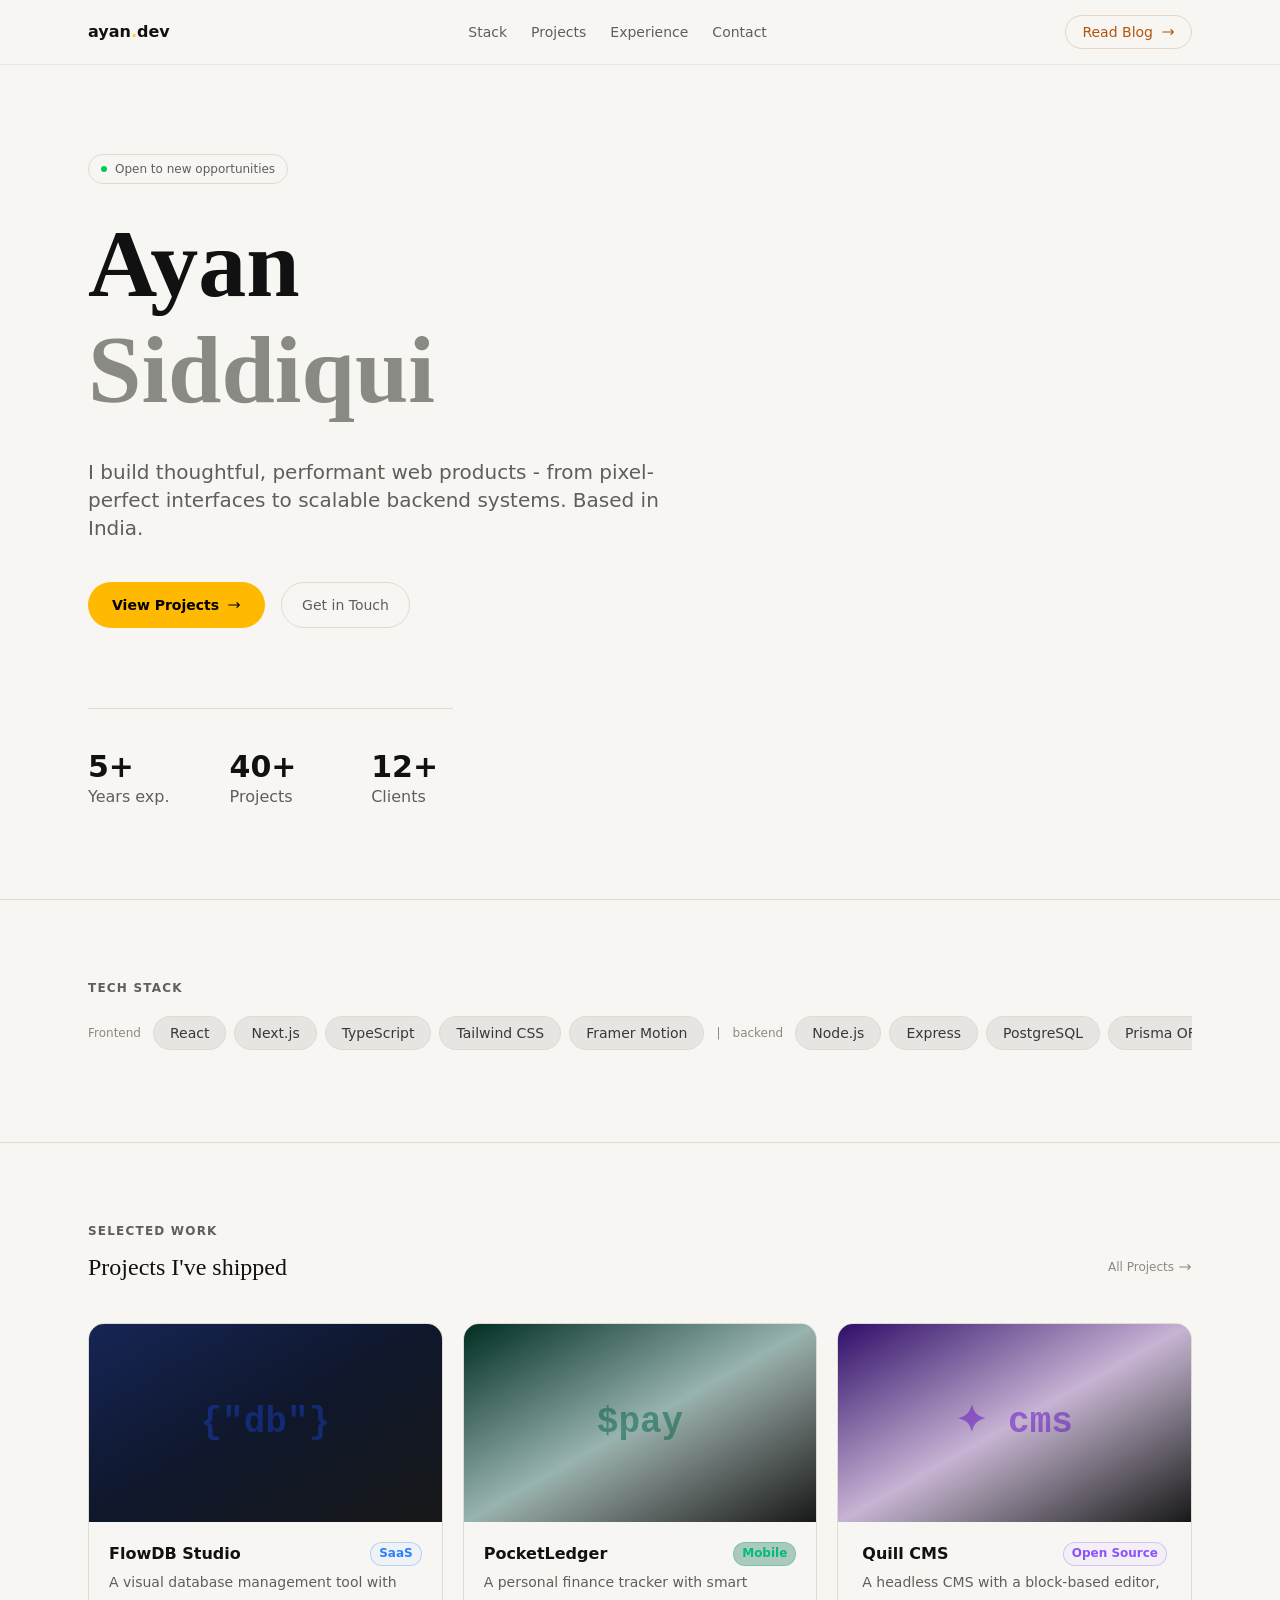
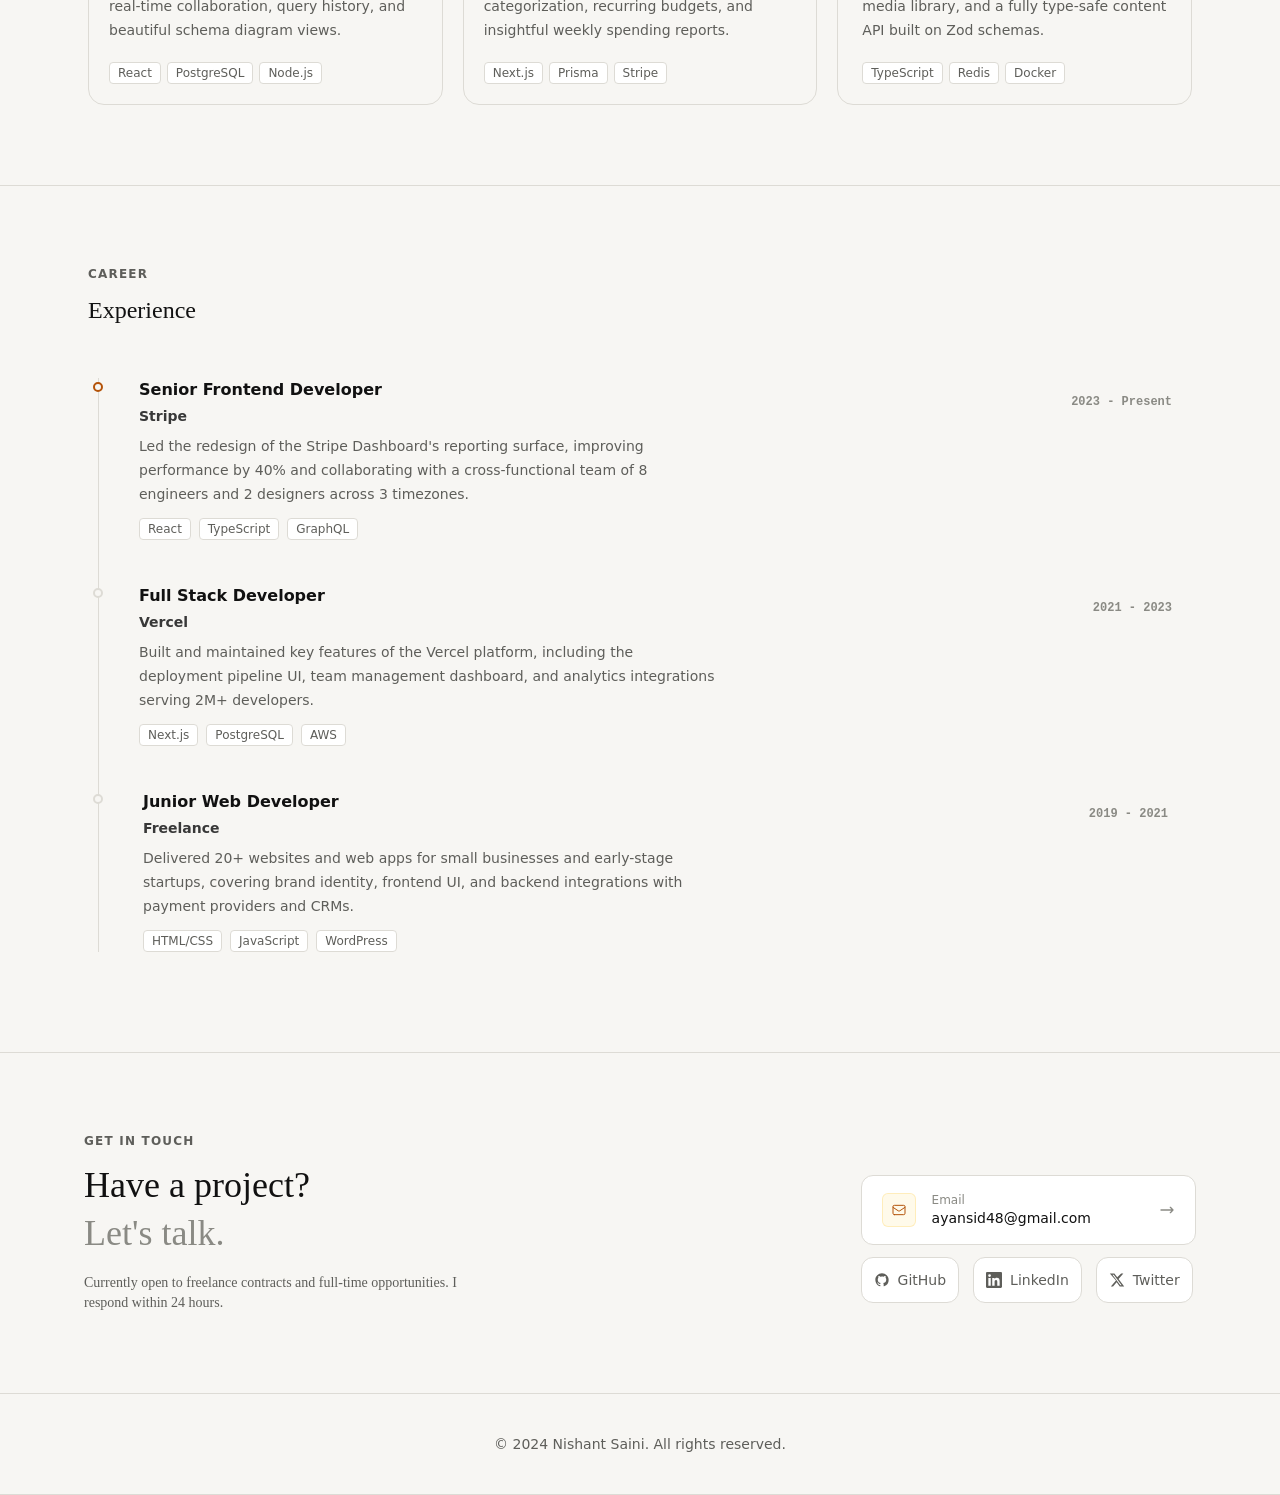
<file: index.html>
<!DOCTYPE html>
<html lang="en">

<head>
    <meta charset="UTF-8">
    <meta name="viewport" content="width=device-width, initial-scale=1.0">
    <title>Ayan Siddiqui - Full Stack Developer</title>
    <link rel="stylesheet" href="output.css">
</head>

<body>
    <header class="border-b border-(--border-subtle) fixed inset-x-0 bg-(--navbar-bg) backdrop-blur-lg z-50">
        <nav class="flex justify-between max-w-6xl mx-auto px-6 items-center h-16">
            <a href="" class="font-bold flex justify-center">ayan<span class="text-amber-300">.</span>dev</a>
            <ul class="hidden md:flex gap-6 items-center text-sm text-(--text-3)">
                <a href="#TechStack" class="cursor-pointer hover:text-(--text-1) transition-all duration-200">Stack</a>
                <a href="#Projects" class="cursor-pointer hover:text-(--text-1) transition-all duration-200">Projects</a>
                <a href="#Experience" class="cursor-pointer hover:text-(--text-1) transition-all duration-200">Experience</a>
                <a href="#Contact" class="cursor-pointer hover:text-(--text-1) transition-all duration-200">Contact</a>
            </ul>
            <a href="blog.html"
                class="flex items-center gap-2 text-(--accent) border border-(--accent-border) px-4 py-1.5 text-sm rounded-full hover:bg-(--accent-dim) hover:border-(--accent) transition-all duration-200">Read
                Blog <svg class="w-3.5 h-3.5" fill="none" stroke="currentColor" viewBox="0 0 24 24">
                    <path stroke-linecap="round" stroke-linejoin="round" stroke-width="2"
                        d="M17 8l4 4m0 0l-4 4m4-4H3" />
                </svg>
            </a>
        </nav>
    </header>

    <section class="min-h-screen pt-16 flex justify-center items-center border-b border-(--border)">
        <div class="max-w-6xl mx-auto flex flex-col items-start w-full px-6 py-18">
            <div
                class="inline-flex items-center gap-2 border border-(--border) rounded-full text-xs px-3 py-1.5 text-(--text-3) mb-8 animate-fade-in-up text-nowrap">
                <span class="inline-block animate-pulse bg-green-500 h-1.5 w-1.5 rounded-full"></span>
                <p>Open to new opportunities</p>
            </div>
            <h1 class="font-serif text-6xl md:text-8xl lg:text-(7rem) mb-10 font-bold animate-fade-in-up-1">
                <p class="text-(--text-1) pb-2.5">Ayan</p>
                <p class="text-(--text-4)">Siddiqui</p>
            </h1>
            <p class="text-(--text-3) text-xl max-w-xl mb-10 animate-fade-in-up-1">I build thoughtful, performant web
                products - from
                pixel-perfect interfaces to scalable backend systems. Based in India.</p>

            <div class="flex gap-4 mb-20 animate-fade-in-up-2">
                <a href=""
                    class="text-black bg-amber-400 rounded-full px-6 py-3 text-sm font-semibold flex gap-2 items-center hover:bg-amber-300 transition-all duration-200 text-nowrap">View
                    Projects
                    <svg class="w-3.5 h-3.5" fill="none" stroke="currentColor" viewBox="0 0 24 24">
                        <path stroke-linecap="round" stroke-linejoin="round" stroke-width="2"
                            d="M17 8l4 4m0 0l-4 4m4-4H3" />
                    </svg>
                </a>
                <a href=""
                    class="border border-(--border) text-(--text-3) text-sm px-5 py-3 rounded-full hover:border-white hover:text-(--text-1) transition-all duration-200 text-nowrap">Get
                    in Touch</a>
            </div>
            <div class="border-t border-(--border) grid grid-cols-3 gap-15 pt-10 animate-fade-in-up-3">
                <div>
                    <p class="font-bold text-3xl ">5+</p>
                    <p class="text-(--text-3)">Years exp.</p>
                </div>
                <div>
                    <p class="font-bold text-3xl ">40+</p>
                    <p class="text-(--text-3)">Projects</p>
                </div>
                <div>
                    <p class="font-bold text-3xl ">12+</p>
                    <p class="text-(--text-3)">Clients</p>
                </div>
            </div>
        </div>
    </section>

    <section id="TechStack" class="py-20 border-b border-(--border)">
        <div class="max-w-6xl mx-auto px-6 ">
            <p class="text-(--text-3) font-bold tracking-widest text-xs uppercase mb-5">Tech Stack</p>
            <div class="flex gap-3 items-center pb-3 overflow-x-auto">
                <p class="text-xs text-(--text-4)">Frontend</p>
                <div class="flex items-center gap-3">
                    <ul class="flex gap-2 items-center">
                        <li
                            class="border border-(--border) px-4 py-1.5 rounded-full bg-(--border-subtle) text-sm text-(--text-2) hover:text-(--accent) hover:border-(--accent-border) transition-all duration-200 hover:cursor-default">
                            React</li>
                        <li
                            class="border border-(--border) px-4 py-1.5 rounded-full bg-(--border-subtle) text-sm text-(--text-2) hover:text-(--accent) hover:border-(--accent-border) transition-all duration-200 hover:cursor-default">
                            Next.js</li>
                        <li
                            class="border border-(--border) px-4 py-1.5 rounded-full bg-(--border-subtle) text-sm text-(--text-2) hover:text-(--accent) hover:border-(--accent-border) transition-all duration-200 hover:cursor-default">
                            TypeScript</li>
                        <li
                            class="border border-(--border) px-4 py-1.5 rounded-full bg-(--border-subtle) text-sm text-(--text-2) hover:text-(--accent) hover:border-(--accent-border) transition-all duration-200 hover:cursor-default text-nowrap">
                            Tailwind CSS</li>
                        <li
                            class="border border-(--border) px-4 py-1.5 rounded-full bg-(--border-subtle) text-sm text-(--text-2) hover:text-(--accent) hover:border-(--accent-border) transition-all duration-200 hover:cursor-default text-nowrap">
                            Framer Motion</li>
                    </ul>
                    <span class="text-xs text-(--text-4)">|</span>
                    <p class="text-xs text-(--text-4)">backend</p>
                    <ul class="flex gap-2 items-center">
                        <li
                            class="border border-(--border) px-4 py-1.5 rounded-full bg-(--border-subtle) text-sm text-(--text-2) hover:text-(--accent) hover:border-(--accent-border) transition-all duration-200 hover:cursor-default">
                            Node.js</li>
                        <li
                            class="border border-(--border) px-4 py-1.5 rounded-full bg-(--border-subtle) text-sm text-(--text-2) hover:text-(--accent) hover:border-(--accent-border) transition-all duration-200 hover:cursor-default">
                            Express</li>
                        <li
                            class="border border-(--border) px-4 py-1.5 rounded-full bg-(--border-subtle) text-sm text-(--text-2) hover:text-(--accent) hover:border-(--accent-border) transition-all duration-200 hover:cursor-default">
                            PostgreSQL</li>
                        <li
                            class="border border-(--border) px-4 py-1.5 rounded-full bg-(--border-subtle) text-sm text-(--text-2) hover:text-(--accent) hover:border-(--accent-border) transition-all duration-200 hover:cursor-default text-nowrap">
                            Prisma ORM</li>
                        <li
                            class="border border-(--border) px-4 py-1.5 rounded-full bg-(--border-subtle) text-sm text-(--text-2) hover:text-(--accent) hover:border-(--accent-border) transition-all duration-200 hover:cursor-default">
                            Redis</li>
                    </ul>
                    <span class="text-xs text-(--text-4)">|</span>
                    <p class="text-xs text-(--text-4)">DevOps</p>
                    <ul class="flex gap-2 items-center">
                        <li
                            class="border border-(--border) px-4 py-1.5 rounded-full bg-(--border-subtle) text-sm text-(--text-2) hover:text-(--accent) hover:border-(--accent-border) transition-all duration-200 hover:cursor-default">
                            Docker</li>
                        <li
                            class="border border-(--border) px-4 py-1.5 rounded-full bg-(--border-subtle) text-sm text-(--text-2) hover:text-(--accent) hover:border-(--accent-border) transition-all duration-200 hover:cursor-default">
                            AWS</li>
                        <li
                            class="border border-(--border) px-4 py-1.5 rounded-full bg-(--border-subtle) text-sm text-(--text-2) hover:text-(--accent) hover:border-(--accent-border) transition-all duration-200 hover:cursor-default">
                            Vercel</li>
                        <li
                            class="border border-(--border) px-4 py-1.5 rounded-full bg-(--border-subtle) text-sm text-(--text-2) hover:text-(--accent) hover:border-(--accent-border) transition-all duration-200 hover:cursor-default text-nowrap">
                            GitHub CI/CD</li>
                    </ul>
                </div>
            </div>
        </div>
    </section>

    <section id="Projects" class="py-20 border-b border-(--border)">
        <div class="max-w-6xl mx-auto px-6">
            <h2 class="uppercase text-(--text-3) tracking-widest text-xs font-bold mb-3">Selected Work</h2>
            <div class="flex mb-10 justify-between">
                <p class="font-serif text-2xl">Projects I've shipped</p>
                <a href=""
                    class="flex justify-center items-center gap-1 text-xs text-(--text-4) hover:text-(--accent) transition-all duration-200">All
                    Projects <svg class="w-3.5 h-3.5" fill="none" stroke="currentColor" viewBox="0 0 24 24">
                        <path stroke-linecap="round" stroke-linejoin="round" stroke-width="2"
                            d="M17 8l4 4m0 0l-4 4m4-4H3" />
                    </svg></a>
            </div>
            <div class="grid grid-cols-1 gap-5 md:grid-cols-2 lg:grid-cols-3">
                <article
                    class="border border-(--border) rounded-2xl overflow-hidden group bg-white/2 hover:-translate-y-1.5 transition-all duration-300 hover:border-white/50">
                    <div
                        class="aspect-video flex items-center justify-center text-4xl font-mono bg-linear-to-br from-blue-950 via-slate-900 to-neutral-900 relative">
                        <p class="text-blue-800/50 font-extrabold ">{"db"}</p>
                        <div
                            class="absolute flex items-center justify-center text-nowrap bg-black/0 inset-0 group-hover:bg-black/20 transition-all duration-300">
                            <p
                                class="absolute opacity-0 group-hover:opacity-100 font-sans border border-white/20  rounded-full px-3 py-1.5 text-sm flex items-center justify-center bg-white/10 backdrop-blur-lg transition-all duration-300">
                                View Projects <svg class="w-3.5 h-3.5" fill="none" stroke="currentColor"
                                    viewBox="0 0 24 24">
                                    <path stroke-linecap="round" stroke-linejoin="round" stroke-width="2"
                                        d="M17 8l4 4m0 0l-4 4m4-4H3" />
                                </svg>

                            </p>
                        </div>
                    </div>
                    <div class="px-5 ">
                        <div class="flex justify-between mt-5 mb-1">
                            <h3 class="font-semibold justify-center">FlowDB Studio</h3>
                            <p
                                class="text-xs border border-blue-500/30 rounded-full bg-blue-300/8 text-blue-500 font-semibold px-2 py-0.5 ">
                                SaaS</p>
                        </div>
                        <p class="text-(--text-3) text-sm leading-6">A visual database management tool with real-time
                            collaboration, query history, and beautiful schema diagram views.</p>
                        <div class="flex gap-1.5 mt-5 mb-5">
                            <p class="border border-(--border) text-xs px-2 py-0.5 rounded-sm text-(--text-3) bg-(--surface-solid)">React</p>
                            <p class="border border-(--border) text-xs px-2 py-0.5 rounded-sm text-(--text-3) bg-(--surface-solid)">
                                PostgreSQL</p>
                            <p class="border border-(--border) text-xs px-2 py-0.5 rounded-sm text-(--text-3) bg-(--surface-solid)">Node.js
                            </p>
                        </div>
                    </div>
                </article>

                <article
                    class="border border-(--border) rounded-2xl overflow-hidden group bg-white/2 hover:-translate-y-1.5 transition-all duration-300 hover:border-white/50">
                    <div
                        class="aspect-video flex items-center justify-center text-4xl font-mono bg-linear-to-br from-emerald-950 via-teal-900/40 to-neutral-900 relative">
                        <p class="text-emerald-800/50 font-extrabold ">$pay</p>
                        <div
                            class="absolute flex items-center justify-center text-nowrap bg-black/0 inset-0 group-hover:bg-black/20 transition-all duration-300">
                            <p
                                class="absolute opacity-0 group-hover:opacity-100 font-sans border border-white/20  rounded-full px-3 py-1.5 text-sm flex items-center justify-center bg-white/10 backdrop-blur-lg transition-all duration-300">
                                View Projects <svg class="w-3.5 h-3.5" fill="none" stroke="currentColor"
                                    viewBox="0 0 24 24">
                                    <path stroke-linecap="round" stroke-linejoin="round" stroke-width="2"
                                        d="M17 8l4 4m0 0l-4 4m4-4H3" />
                                </svg>

                            </p>
                        </div>
                    </div>
                    <div class="px-5 ">
                        <div class="flex justify-between mt-5 mb-1">
                            <h3 class="font-semibold">PocketLedger</h3>
                            <p
                                class="text-xs border border-emerald-500/30 rounded-full bg-emerald-800/30 text-emerald-500 font-semibold px-2 py-0.5 ">
                                Mobile</p>
                        </div>
                        <p class="text-(--text-3) text-sm leading-6">A personal finance tracker with smart
                            categorization, recurring budgets, and insightful weekly spending reports.</p>
                        <div class="flex gap-1.5 mt-5 mb-5">
                            <p class="border border-(--border) text-xs px-2 py-0.5 rounded-sm text-(--text-3) bg-(--surface-solid)">Next.js
                            </p>
                            <p class="border border-(--border) text-xs px-2 py-0.5 rounded-sm text-(--text-3) bg-(--surface-solid)">Prisma
                            </p>
                            <p class="border border-(--border) text-xs px-2 py-0.5 rounded-sm text-(--text-3) bg-(--surface-solid)">Stripe
                            </p>
                        </div>
                    </div>
                </article>

                <article
                    class="border border-(--border) rounded-2xl overflow-hidden group bg-white/2 hover:-translate-y-1.5 transition-all duration-300 hover:border-white/50">
                    <div
                        class="aspect-video flex items-center justify-center text-4xl font-mono bg-linear-to-br  from-violet-950 via-purple-900/30 to-neutral-900 relative">
                        <p class="text-violet-800/50 font-extrabold ">✦ cms</p>
                        <div
                            class="absolute flex items-center justify-center text-nowrap bg-black/0 inset-0 group-hover:bg-black/20 transition-all duration-300">
                            <p
                                class="absolute opacity-0 group-hover:opacity-100 font-sans border border-white/20  rounded-full px-3 py-1.5 text-sm flex items-center justify-center bg-white/10 backdrop-blur-lg transition-all duration-300">
                                View Projects <svg class="w-3.5 h-3.5" fill="none" stroke="currentColor"
                                    viewBox="0 0 24 24">
                                    <path stroke-linecap="round" stroke-linejoin="round" stroke-width="2"
                                        d="M17 8l4 4m0 0l-4 4m4-4H3" />
                                </svg>

                            </p>
                        </div>
                    </div>
                    <div class="px-6 ">
                        <div class="flex justify-between mt-5 mb-1">
                            <h3 class="font-semibold">Quill CMS</h3>
                            <p
                                class="text-xs border border-violet-500/30 rounded-full bg-violet-300/8 text-violet-500 font-semibold px-2 py-0.5 ">
                                Open Source</p>
                        </div>
                        <p class="text-(--text-3) text-sm leading-6">A headless CMS with a block-based editor, media
                            library, and a fully type-safe content API built on Zod schemas.</p>
                        <div class="flex gap-1.5 mt-5 mb-5">
                            <p class="border border-(--border) text-xs px-2 py-0.5 rounded-sm text-(--text-3) bg-(--surface-solid)">
                                TypeScript</p>
                            <p class="border border-(--border) text-xs px-2 py-0.5 rounded-sm text-(--text-3) bg-(--surface-solid)">Redis</p>
                            <p class="border border-(--border) text-xs px-2 py-0.5 rounded-sm text-(--text-3) bg-(--surface-solid)">Docker
                            </p>
                        </div>
                    </div>
                </article>
            </div>
        </div>
    </section>

    <section id="Experience" class="py-20 border-b border-(--border)">
        <div class="max-w-6xl mx-auto px-6 ">
            <h2 class="uppercase text-(--text-3) tracking-widest text-xs font-bold mb-3">Career</h2>
            <div class="mb-13">
                <p class="font-serif text-2xl">Experience</p>
            </div>
            <div class="border-l border-(--border) ml-2.5">
                <article class="mb-11 ">

                    <div class="relative">
                        <div
                            class="border-2 border-(--accent) rounded-full h-2.5 w-2.5 absolute -left-1.5 top-1 bg-(--surface)">
                        </div>
                        <div class="px-5 ml-5">
                            <div class="mt-5 mb-1 md:flex justify-between items-center">
                                <div>
                                    <h3 class="font-semibold justify-center mb-1">Senior Frontend Developer</h3>
                                    <p class="text-sm font-semibold mb-1 text-(--text-2)">Stripe</p>
                                </div>
                                <div class="flex justify-between">
                                    <p class="text-xs font-semibold text-(--text-4) font-mono mb-1">2023 - Present</p>
                                </div>
                            </div>
                            <p class="text-(--text-3) text-sm leading-6 max-w-xl">Led the redesign of the Stripe
                                Dashboard's
                                reporting surface, improving performance by 40% and collaborating with a
                                cross-functional
                                team of 8 engineers and 2 designers across 3 timezones.</p>
                            <div class="flex gap-2 mt-3 mb-5">
                                <p class="border border-(--border) text-xs px-2 py-0.5 rounded-sm text-(--text-3) bg-(--surface-solid)">React
                                </p>
                                <p class="border border-(--border) text-xs px-2 py-0.5 rounded-sm text-(--text-3) bg-(--surface-solid)">
                                    TypeScript</p>
                                <p class="border border-(--border) text-xs px-2 py-0.5 rounded-sm text-(--text-3) bg-(--surface-solid)">
                                    GraphQL
                                </p>
                            </div>
                        </div>
                    </div>
                </article>

                <article class="mb-11">
                    <div class="relative">
                        <div
                            class="border-2 border-(--border) rounded-full h-2.5 w-2.5 absolute -left-1.5 top-1 bg-(--surface)">
                        </div>
                        <div class="px-5 ml-5">
                            <div class="mt-5 mb-1 md:flex justify-between items-center">
                                <div>
                                    <h3 class="font-semibold mb-1">Full Stack Developer</h3>
                                    <p class="text-sm font-semibold mb-1 text-(--text-2)">Vercel</p>
                                </div>
                                <div class="flex justify-between">
                                    <p class="text-xs font-semibold text-(--text-4) font-mono mb-1">2021 - 2023</p>
                                </div>
                            </div>
                            <p class="text-(--text-3) text-sm leading-6 max-w-xl">Built and maintained key features of
                                the Vercel
                                platform, including the deployment pipeline UI, team management dashboard, and analytics
                                integrations serving 2M+ developers.</p>
                            <div class="flex gap-2 mt-3 mb-5">
                                <p class="border border-(--border) text-xs px-2 py-0.5 rounded-sm text-(--text-3) bg-(--surface-solid)">
                                    Next.js
                                </p>
                                <p class="border border-(--border) text-xs px-2 py-0.5 rounded-sm text-(--text-3) bg-(--surface-solid)">
                                    PostgreSQL</p>
                                <p class="border border-(--border) text-xs px-2 py-0.5 rounded-sm text-(--text-3) bg-(--surface-solid)">AWS
                                </p>
                            </div>
                        </div>
                    </div>
                </article>

                <article class="">

                    <div class="relative">
                        <div
                            class="border-2 border-(--border) rounded-full h-2.5 w-2.5 absolute -left-1.5 top-1 bg-(--surface)">
                        </div>
                        <div class="px-6 ml-5">
                            <div class="mt-5 mb-1 md:flex justify-between items-center">
                                <div>
                                    <h3 class="font-semibold mb-1">Junior Web Developer</h3>
                                    <p class="text-sm font-semibold mb-1 text-(--text-2)">Freelance</p>
                                </div>
                                <div>
                                    <p class="text-xs font-semibold text-(--text-4) font-mono mb-1">2019 - 2021</p>
                                </div>
                            </div>
                            <p class="text-(--text-3) text-sm leading-6 max-w-xl">Delivered 20+ websites and web apps
                                for small
                                businesses and early-stage startups, covering brand identity, frontend UI, and backend
                                integrations with payment providers and CRMs.</p>
                            <div class="flex gap-2 mt-3 mb-5">
                                <p class="border border-(--border) text-xs px-2 py-0.5 rounded-sm text-(--text-3) bg-(--surface-solid)">
                                    HTML/CSS
                                </p>
                                <p class="border border-(--border) text-xs px-2 py-0.5 rounded-sm text-(--text-3) bg-(--surface-solid)">
                                    JavaScript</p>
                                <p class="border border-(--border) text-xs px-2 py-0.5 rounded-sm text-(--text-3) bg-(--surface-solid)">
                                    WordPress
                                </p>
                            </div>
                        </div>
                    </div>
                </article>
            </div>
        </div>
    </section>

    <footer id="Contact" class="py-20 border-b border-(--border)">
        <div class="max-w-6xl mx-auto px-5 ">
            <h2 class="uppercase text-(--text-3) tracking-widest text-xs font-bold mb-4">Get In Touch</h2>
            <div class="">
                <div class="max-w-full md:flex justify-between items-center">
                <div class="font-serif text-4xl mb-13 md:mb-0">
                    <p class="mb-2">Have a project?</p>
                    <p class="text-(--text-4) mb-5">Let's talk.</p>
                    <p class="text-(--text-3) text-sm max-w-sm">Currently open to freelance contracts and full-time
                        opportunities. I respond within 24 hours.</p>
                </div>
                <div class="">
                    <div
                        class="border border-(--border) inline-block px-5 py-4 rounded-xl hover:cursor-pointer hover:border-(--text-1) group transition-all duration-200 bg-(--surface-solid)">
                        <div class="flex items-center gap-4">
                            <div class="border border-amber-400/20 p-2 rounded-md bg-amber-300/10">
                                <svg class="w-4 h-4 text-(--accent)" fill="none" stroke="currentColor"
                                    viewBox="0 0 24 24">
                                    <path stroke-linecap="round" stroke-linejoin="round" stroke-width="1.5"
                                        d="M3 8l7.89 5.26a2 2 0 002.22 0L21 8M5 19h14a2 2 0 002-2V7a2 2 0 00-2-2H5a2 2 0 00-2 2v10a2 2 0 002 2z" />
                                </svg>

                            </div>
                            <div class="flex gap-17 items-center ">
                                <a href="mailto:ayansid48@gmail.com" class="text-xs text-(--text-4)">Email <p
                                        class=" text-sm group-hover:text-(--accent) transition-all duration-200 text-(--text-1)">
                                        ayansid48@gmail.com </p></a>
                                <p class="group-hover:translate-x-1 transition-all duration-200 text-(--text-4)"><svg
                                        class="w-4 h-4" fill="none" stroke="currentColor" viewBox="0 0 24 24">
                                        <path stroke-linecap="round" stroke-linejoin="round" stroke-width="2"
                                            d="M17 8l4 4m0 0l-4 4m4-4H3" />
                                    </svg></p>

                            </div>
                        </div>
                    </div>
                    <div class="text-(--text-3) flex gap-3.5 mt-3">
                        <a href=""
                            class="flex items-center gap-2 border border-(--border) px-3 py-3 rounded-xl hover:border-(--text-1) hover:text-(--text-1) text-sm transition-all duration-200 bg-(--surface-solid)"><svg
                                class="w-4 h-4" fill="currentColor" viewBox="0 0 24 24">
                                <path
                                    d="M12 2C6.477 2 2 6.484 2 12.017c0 4.425 2.865 8.18 6.839 9.504.5.092.682-.217.682-.483 0-.237-.008-.868-.013-1.703-2.782.605-3.369-1.343-3.369-1.343-.454-1.158-1.11-1.466-1.11-1.466-.908-.62.069-.608.069-.608 1.003.07 1.531 1.032 1.531 1.032.892 1.53 2.341 1.088 2.91.832.092-.647.35-1.088.636-1.338-2.22-.253-4.555-1.113-4.555-4.951 0-1.093.39-1.988 1.029-2.688-.103-.253-.446-1.272.098-2.65 0 0 .84-.27 2.75 1.026A9.564 9.564 0 0112 6.844c.85.004 1.705.115 2.504.337 1.909-1.296 2.747-1.027 2.747-1.027.546 1.379.202 2.398.1 2.651.64.7 1.028 1.595 1.028 2.688 0 3.848-2.339 4.695-4.566 4.942.359.31.678.921.678 1.856 0 1.338-.012 2.419-.012 2.747 0 .268.18.58.688.482A10.019 10.019 0 0022 12.017C22 6.484 17.522 2 12 2z" />
                            </svg>GitHub</a>
                        <a href=""
                            class="flex items-center gap-2 border border-(--border) px-3 py-3 rounded-xl hover:border-(--text-1) hover:text-(--text-1) text-sm transition-all duration-200 bg-(--surface-solid)"><svg
                                class="w-4 h-4" fill="currentColor" viewBox="0 0 24 24">
                                <path
                                    d="M20.447 20.452h-3.554v-5.569c0-1.328-.027-3.037-1.852-3.037-1.853 0-2.136 1.445-2.136 2.939v5.667H9.351V9h3.414v1.561h.046c.477-.9 1.637-1.85 3.37-1.85 3.601 0 4.267 2.37 4.267 5.455v6.286zM5.337 7.433a2.062 2.062 0 01-2.063-2.065 2.064 2.064 0 112.063 2.065zm1.782 13.019H3.555V9h3.564v11.452zM22.225 0H1.771C.792 0 0 .774 0 1.729v20.542C0 23.227.792 24 1.771 24h20.451C23.2 24 24 23.227 24 22.271V1.729C24 .774 23.2 0 22.222 0h.003z" />
                            </svg>LinkedIn</a>
                        <a href=""
                            class="flex items-center gap-2 border border-(--border) px-3 py-3 rounded-xl hover:border-(--text-1) hover:text-(--text-1) text-sm transition-all duration-200 bg-(--surface-solid)"><svg
                                class="w-4 h-4" fill="currentColor" viewBox="0 0 24 24">
                                <path
                                    d="M18.244 2.25h3.308l-7.227 8.26 8.502 11.24H16.17l-4.714-6.231-5.401 6.231H2.736l7.73-8.835L1.254 2.25H8.08l4.259 5.63 5.905-5.63zm-1.161 17.52h1.833L7.084 4.126H5.117z" />
                            </svg>Twitter</a>
                    </div>
                </div>
            </div>
            </div>
        </div>
    </footer>

    <section class="py-10 border-b border-(--border) text-sm text-(--text-3) text-nowrap">
        <p class=" flex items-center justify-center">© 2024 Nishant Saini. All rights reserved.</p>
    </section>
</body>

</html>
</file>
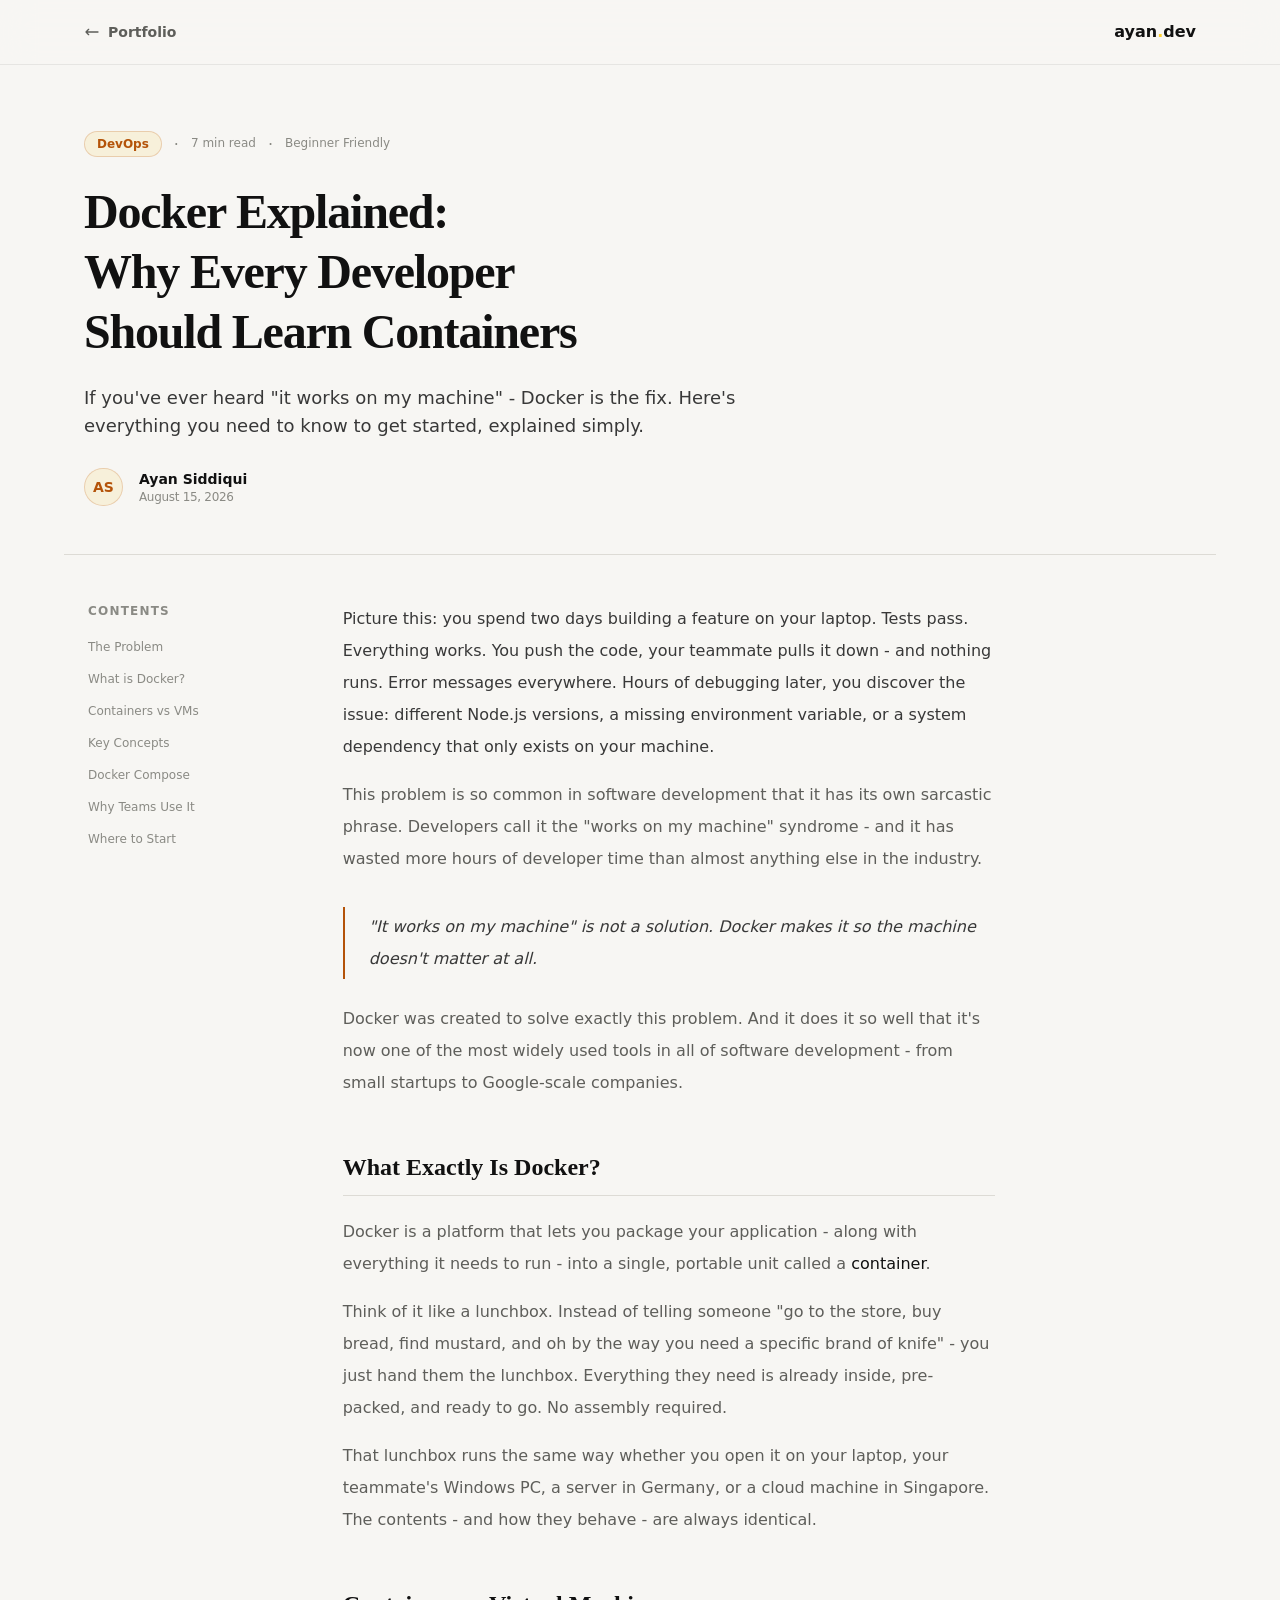
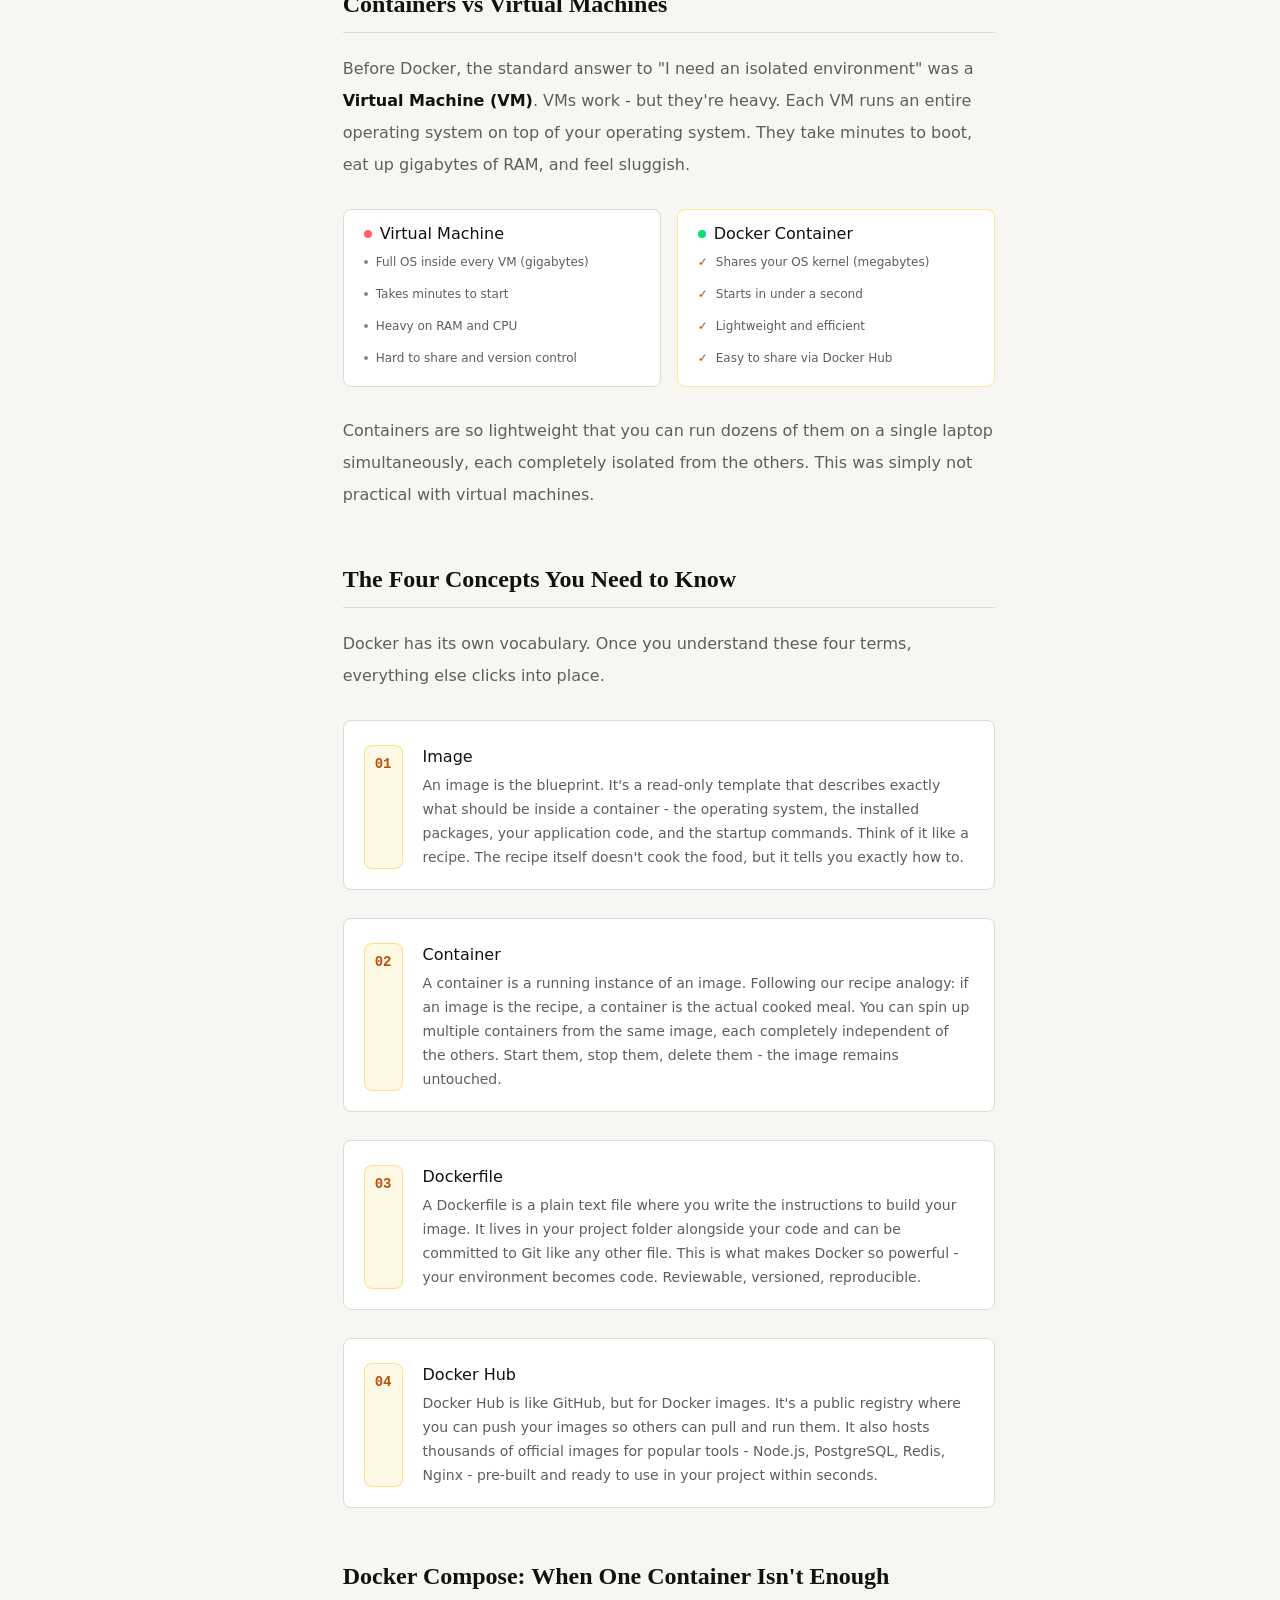
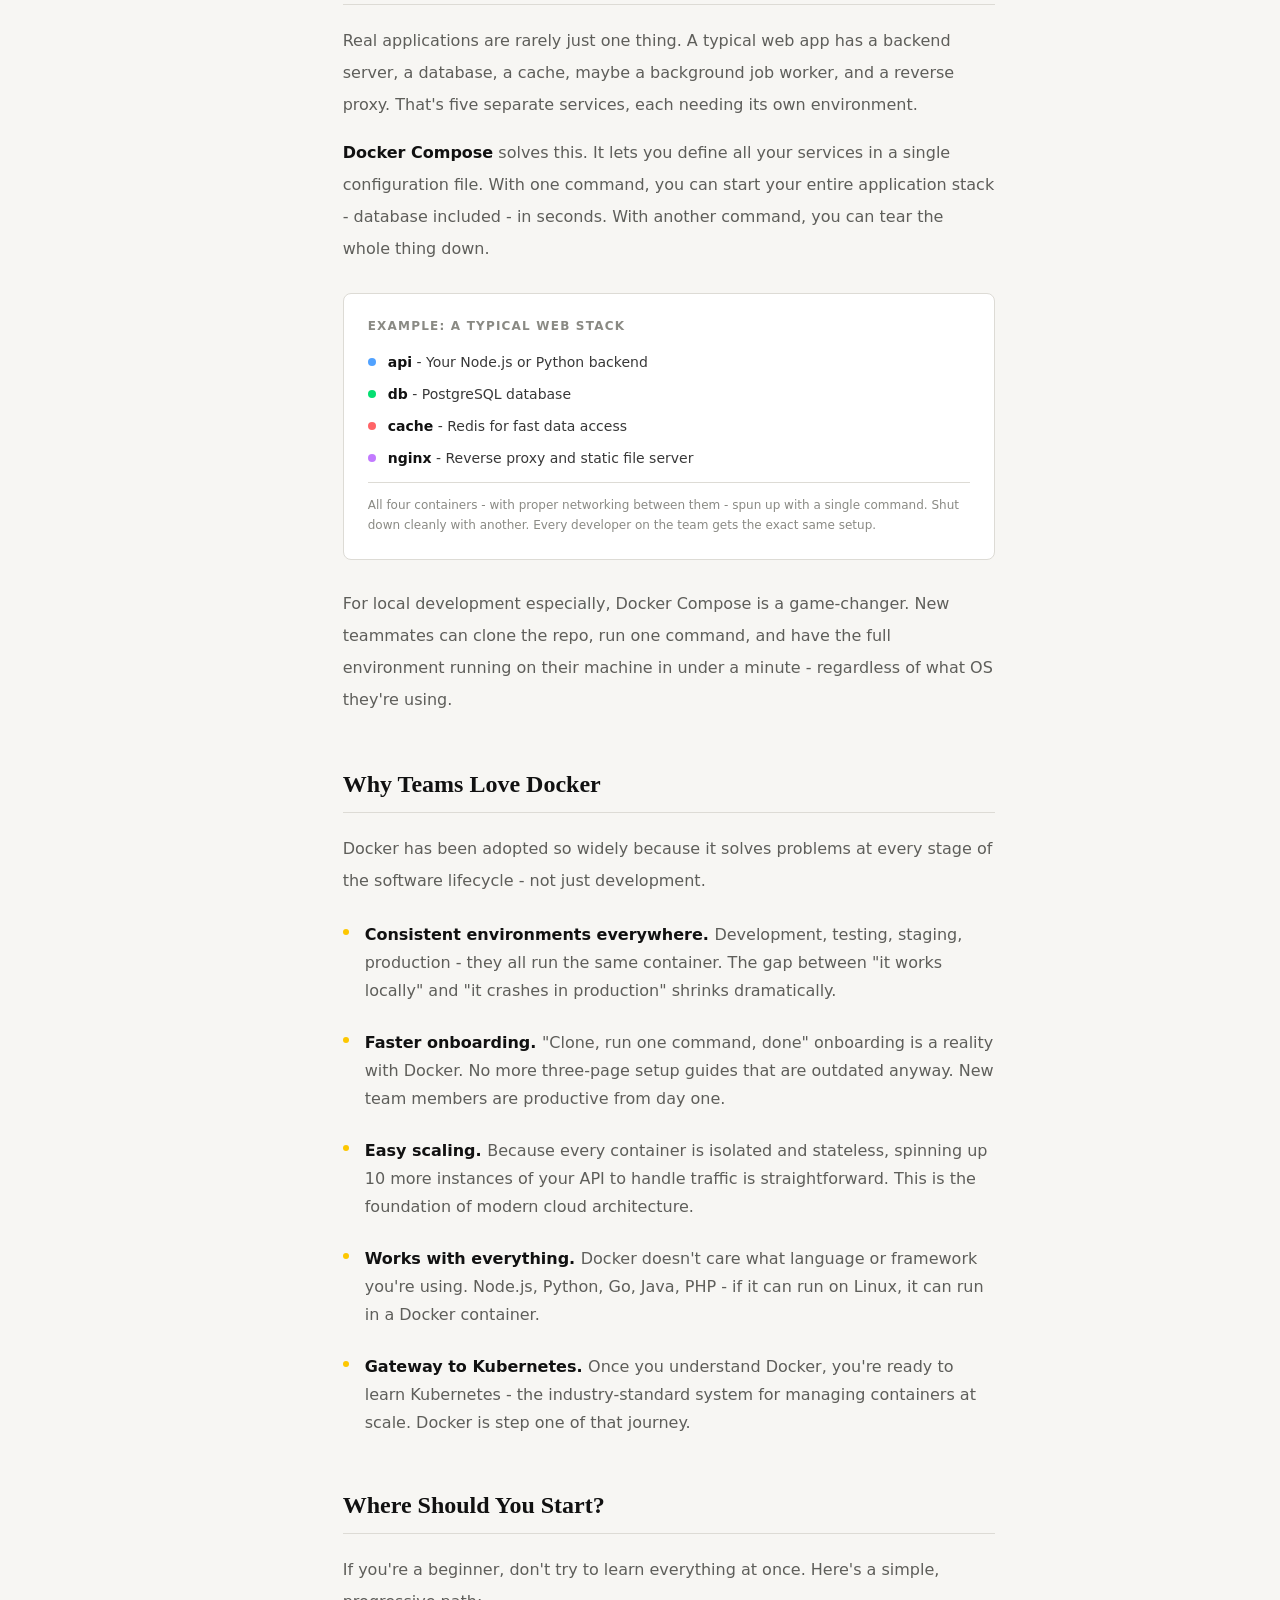
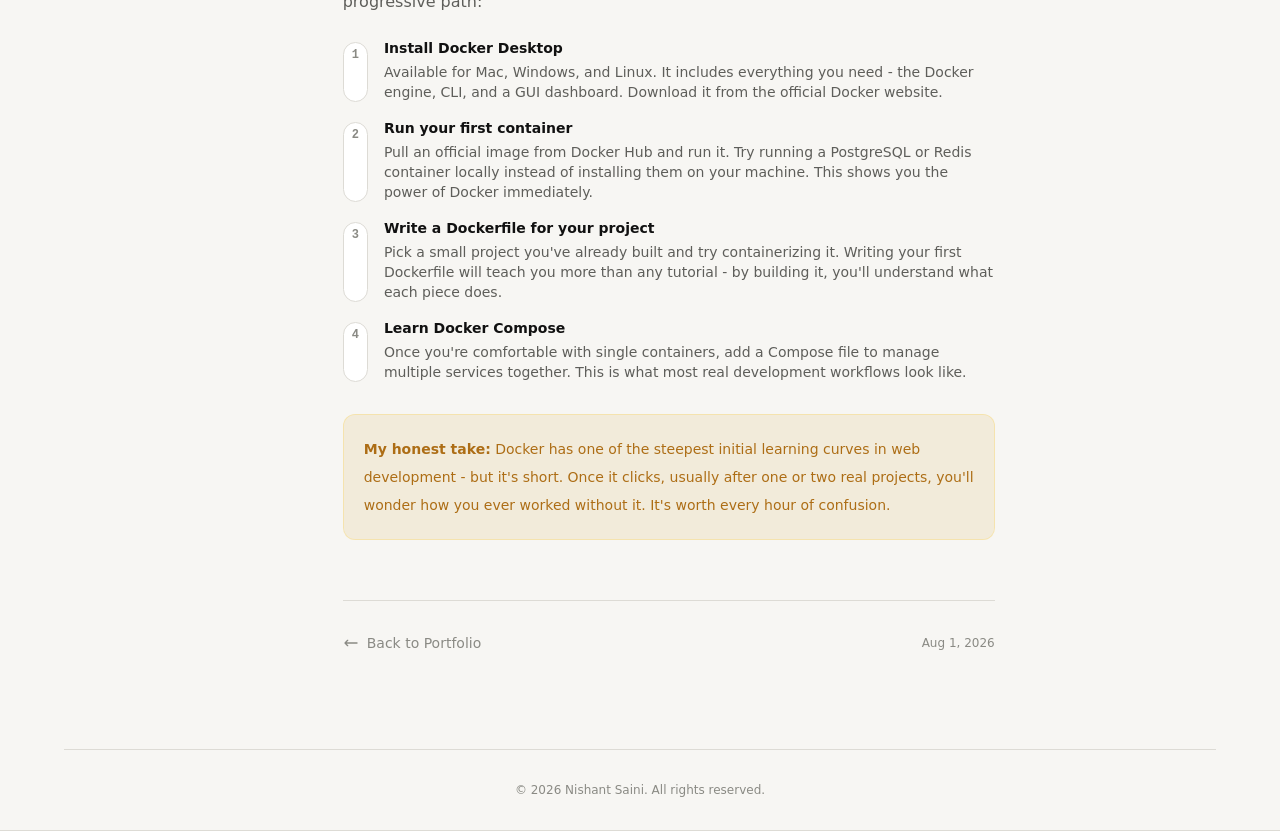
<file: blog.html>
<!DOCTYPE html>
<html lang="en">

<head>
    <meta charset="UTF-8">
    <meta name="viewport" content="width=device-width, initial-scale=1.0">
    <title>Docker Explained for Beginners - Ayan Siddiqui</title>
    <link rel="stylesheet" href="output.css">
</head>

<body>

    <header class="border-b border-(--border-subtle) fixed inset-x-0 bg-(--navbar-bg) backdrop-blur-lg z-50">
        <nav class="flex justify-between max-w-6xl mx-auto px-5 items-center h-16 ">
            <a href="index.html"
                class="flex md:flex items-center gap-2 transition-all duration-200 hover:text-(--text-1) text-(--text-3) text-sm font-semibold">
                <svg class="w-4 h-4 rotate-180" fill="none" stroke="currentColor" viewBox="0 0 24 24">
                    <path stroke-linecap="round" stroke-linejoin="round" stroke-width="2"
                        d="M17 8l4 4m0 0l-4 4m4-4H3" />
                </svg>Portfolio
            </a>
            <a href="" class="font-bold flex justify-center">ayan<span class="text-amber-300">.</span>dev</a>
        </nav>
    </header>

    <div class="pt-32 max-w-6xl mx-auto px-5 py-12 border-b border-(--border)">
        <div class="flex gap-3 items-center">
            <a href="blog.html"
                class="gap-2 text-(--accent) border border-(--accent-border) px-3 py-1 text-xs rounded-full hover:bg-(--accent-dim) hover:border-(--accent) transition-all duration-200 bg-amber-400/10 font-semibold">DevOps</a>
            <span class="text-(--text-4) pb-2">.</span>
            <p class="text-xs text-(--text-4) pb-0.5">7 min read</p>
            <span class="text-(--text-4) pb-2">.</span>
            <p class="text-xs text-(--text-4) pb-0.5">Beginner Friendly</p>
        </div>
        <div class="pt-7 font-serif font-semibold text-4xl text-(--text-1) md:text-5xl">
            <p class="pb-3 tracking-tight">Docker Explained:</p>
            <p class="pb-3 tracking-tight">Why Every Developer</p>
            <p class="tracking-tight">Should Learn Containers</p>
        </div>
        <p class="pt-7 text-lg text-(--text-2) font-extralight max-w-2xl">If you've ever heard "it works on my machine"
            - Docker is the fix. Here's everything you need to know to get started, explained simply.</p>
        <div class="pt-7 flex items-center gap-4">
            <div
                class="text-(--accent) border border-(--accent-border) p-2 text-sm font-bold rounded-full bg-amber-400/10">
                AS
            </div>
            <div>
                <p class="text-sm font-semibold">Ayan Siddiqui</p>
                <p class="text-xs text-(--text-4) tracking-tight">August 15, 2026</p>
            </div>
        </div>
    </div>

    <div class="border-b border-(--border) flex max-w-6xl mx-auto gap-31 relative">
        <div class=" hidden lg:block mt-12 ml-6 ">
            <div class=" sticky top-24">
                <h1 class="uppercase text-(--text-4) text-xs font-semibold tracking-widest block">contents </h1>
                <a href="#The-Problem" class="text-(--text-4) text-xs mt-5 block hover:text-(--accent)">The Problem</a>
                <a href="#What Exactly Is Docker?" class="text-(--text-4) text-xs mt-4 block hover:text-(--accent)">What is Docker?</a>
                <a href="#Containers vs Virtual Machines" class="text-(--text-4) text-xs mt-4 block hover:text-(--accent)">Containers vs VMs</a>
                <a href="#The Four Concepts You Need to Know" class="text-(--text-4) text-xs mt-4 block hover:text-(--accent)">Key Concepts</a>
                <a href="#Docker Compose: When One Container Isn't Enough" class="text-(--text-4) text-xs mt-4 block hover:text-(--accent)">Docker Compose</a>
                <a href="#Why Teams Love Docker" class="text-(--text-4) text-xs mt-4 block hover:text-(--accent)">Why Teams Use It</a>
                <a href="#Where Should You Start?" class="text-(--text-4) text-xs mt-4 block hover:text-(--accent)">Where to Start</a>
            </div>
        </div>

        <div class="flex-1 max-w-2xl px-5 py-12 md:pr-0">
            <section id="The-Problem">
                <p class="text-(--text-2) leading-8">Picture this: you spend two days building a feature on your laptop.
                    Tests pass. Everything works. You push the code, your teammate pulls it down - and nothing runs.
                    Error messages everywhere. Hours of debugging later, you discover the issue: different Node.js
                    versions, a missing environment variable, or a system dependency that only exists on your machine.
                </p>
                <p class="text-(--text-3) pt-4 leading-8">This problem is so common in software development that it has
                    its own sarcastic phrase. Developers call it the "works on my machine" syndrome - and it has wasted
                    more hours of developer time than almost anything else in the industry.</p>
                <div class="border-l-2 border-(--accent) pl-6 mt-8 py-1 italic">
                    <p class="text-(--text-2) leading-8 ">"It works on my machine" is not a solution. Docker makes it so
                        the machine doesn't matter at all.</p>
                </div>
                <p class="text-(--text-3) pt-6 leading-8">Docker was created to solve exactly this problem. And it does
                    it so well that it's now one of the most widely used tools in all of software development - from
                    small startups to Google-scale companies.</p>
            </section>

            <section id="What Exactly Is Docker?" class="pt-13">
                <h1 class="text-2xl font-serif font-semibold border-b border-(--border) mb-5 pb-3">What Exactly Is
                    Docker?</h1>
                <p class="text-(--text-3) leading-8">Docker is a platform that lets you package your application - along
                    with everything it needs to run - into a single, portable unit called a <span
                        class="text-(--text-1)">container</span>.</p>
                <p class="text-(--text-3) leading-8 pt-4">Think of it like a lunchbox. Instead of telling someone "go to
                    the store, buy bread, find mustard, and oh by the way you need a specific brand of knife" - you just
                    hand them the lunchbox. Everything they need is already inside, pre-packed, and ready to go. No
                    assembly required.</p>
                <p class="text-(--text-3) leading-8 pt-4">That lunchbox runs the same way whether you open it on your
                    laptop, your teammate's Windows PC, a server in Germany, or a cloud machine in Singapore. The
                    contents - and how they behave - are always identical.</p>
            </section>

            <section id="Containers vs Virtual Machines" class="pt-13">
                <h1 class="text-2xl font-serif font-semibold border-b border-(--border) mb-5 pb-3">Containers vs Virtual
                    Machines</h1>
                <p class="text-(--text-3) leading-8">
                    Before Docker, the standard answer to "I need an isolated environment" was a <span
                        class="text-(--text-1) font-semibold"> Virtual Machine (VM)</span>. VMs work - but they're
                    heavy. Each VM runs an entire operating system on top of your operating system. They take minutes to
                    boot, eat up gigabytes of RAM, and feel sluggish.
                </p>
                <div class="md:flex gap-4">
                    <div class="bg-(--surface-solid) px-5 py-3 border border-(--border) rounded-lg mt-7 flex-1">
                        <div class="flex gap-2 items-center">
                            <p class="w-2 h-2 bg-red-400 rounded-full"></p>
                            <h1 class="text-(--text-1)">Virtual Machine</h1>
                        </div>
                        <div class="">
                            <ul class="text-xs text-(--text-3) leading-8 ">
                                <div class="flex items-center gap-2">
                                    <p class="w-1 h-1 bg-(--text-4) rounded-full"></p>
                                    <li>Full OS inside every VM (gigabytes)</li>
                                </div>
                                <div class="flex items-center gap-2">
                                    <p class="w-1 h-1 bg-(--text-4) rounded-full"></p>
                                    <li>Takes minutes to start</li>
                                </div>
                                <div class="flex items-center gap-2">
                                    <p class="w-1 h-1 bg-(--text-4) rounded-full"></p>
                                    <li>Heavy on RAM and CPU</li>
                                </div>
                                <div class="flex items-center gap-2">
                                    <p class="w-1 h-1 bg-(--text-4) rounded-full"></p>
                                    <li>Hard to share and version control</li>
                                </div>
                            </ul>
                        </div>
                    </div>
                    <div class="bg-(--surface-solid) px-5 py-3 border border-yellow-400/40 rounded-lg mt-7 flex-1">
                        <div class="flex gap-2 items-center">
                            <p class="w-2 h-2 bg-green-400 rounded-full"></p>
                            <h1 class="text-(--text-1)">Docker Container</h1>
                        </div>
                        <div class="">
                            <ul class="text-xs text-(--text-3) leading-8 ">
                                <div class="flex items-center gap-2">
                                    <p class="text-(--accent)">✓</p>
                                    <li>Shares your OS kernel (megabytes)</li>
                                </div>
                                <div class="flex items-center gap-2">
                                    <p class="text-(--accent)">✓</p>
                                    <li>Starts in under a second</li>
                                </div>
                                <div class="flex items-center gap-2">
                                    <p class="text-(--accent)">✓</p>
                                    <li>Lightweight and efficient</li>
                                </div>
                                <div class="flex items-center gap-2">
                                    <p class="text-(--accent)">✓</p>
                                    <li>Easy to share via Docker Hub</li>
                                </div>
                            </ul>
                        </div>
                    </div>
                </div>
                <p class="text-(--text-3) leading-8 pt-7">
                    Containers are so lightweight that you can run dozens of them on a single laptop simultaneously,
                    each completely isolated from the others. This was simply not practical with virtual machines.
                </p>
            </section>

            <section id="The Four Concepts You Need to Know" class="pt-13">
                <h1 class="text-2xl font-serif font-semibold border-b border-(--border) mb-5 pb-3">The Four Concepts You
                    Need to Know</h1>
                <p class="text-(--text-3) leading-8">
                    Docker has its own vocabulary. Once you understand these four terms, everything else clicks into
                    place.
                </p>
                <div class="">
                    <div class="bg-(--surface-solid) px-5 py-3 border border-(--border) rounded-lg mt-7 flex-1">
                        <div class="flex gap-5 mt-3 mb-2">
                            <div
                                class="font-mono border border-amber-400/40 max-h-max px-2.5 py-2 text-sm rounded-lg text-(--accent) font-semibold bg-yellow-400/10">
                                01</div>
                            <div class="">
                                <h1 class="text-(--text-1)">Image</h1>
                                <p class="text-sm text-(--text-3) pt-1 leading-6">An image is the blueprint. It's a
                                    read-only template that describes exactly what should be inside a container - the
                                    operating system, the installed packages, your application code, and the startup
                                    commands. Think of it like a recipe. The recipe itself doesn't cook the food, but it
                                    tells you exactly how to.</p>
                            </div>
                        </div>
                    </div>
                </div>
                <div class="">
                    <div class="bg-(--surface-solid) px-5 py-3 border border-(--border) rounded-lg mt-7 flex-1">
                        <div class="flex gap-5 mt-3 mb-2">
                            <div
                                class="font-mono border border-amber-400/40 max-h-max px-2.5 py-2 text-sm rounded-lg text-(--accent) font-semibold bg-yellow-400/10">
                                02</div>
                            <div class="">
                                <h1 class="text-(--text-1)">Container</h1>
                                <p class="text-sm text-(--text-3) pt-1 leading-6">A container is a running instance of
                                    an image. Following our recipe analogy: if an image is the recipe, a container is
                                    the actual cooked meal. You can spin up multiple containers from the same image,
                                    each completely independent of the others. Start them, stop them, delete them - the
                                    image remains untouched.</p>
                            </div>
                        </div>
                    </div>
                </div>
                <div class="">
                    <div class="bg-(--surface-solid) px-5 py-3 border border-(--border) rounded-lg mt-7 flex-1">
                        <div class="flex gap-5 mt-3 mb-2">
                            <div
                                class="font-mono border border-amber-400/40 max-h-max px-2.5 py-2 text-sm rounded-lg text-(--accent) font-semibold bg-yellow-400/10">
                                03</div>
                            <div class="">
                                <h1 class="text-(--text-1)">Dockerfile</h1>
                                <p class="text-sm text-(--text-3) pt-1 leading-6">A Dockerfile is a plain text file
                                    where you write the instructions to build your image. It lives in your project
                                    folder alongside your code and can be committed to Git like any other file. This is
                                    what makes Docker so powerful - your environment becomes code. Reviewable,
                                    versioned, reproducible.</p>
                            </div>
                        </div>
                    </div>
                </div>
                <div class="">
                    <div class="bg-(--surface-solid) px-5 py-3 border border-(--border) rounded-lg mt-7 flex-1">
                        <div class="flex gap-5 mt-3 mb-2">
                            <div
                                class="font-mono border border-amber-400/40 max-h-max px-2.5 py-2 text-sm rounded-lg text-(--accent) font-semibold bg-yellow-400/10">
                                04</div>
                            <div class="">
                                <h1 class="text-(--text-1)">Docker Hub</h1>
                                <p class="text-sm text-(--text-3) pt-1 leading-6">Docker Hub is like GitHub, but for
                                    Docker images. It's a public registry where you can push your images so others can
                                    pull and run them. It also hosts thousands of official images for popular tools -
                                    Node.js, PostgreSQL, Redis, Nginx - pre-built and ready to use in your project
                                    within seconds.</p>
                            </div>
                        </div>
                    </div>
                </div>
            </section>

            <section id="Docker Compose: When One Container Isn't Enough" class="pt-13">
                <h1 class="text-2xl font-serif font-semibold border-b border-(--border) mb-5 pb-3">Docker Compose: When
                    One Container Isn't Enough</h1>
                <p class="text-(--text-3) leading-8">
                    Real applications are rarely just one thing. A typical web app has a backend server, a database, a
                    cache, maybe a background job worker, and a reverse proxy. That's five separate services, each
                    needing its own environment.
                </p>
                <p class="text-(--text-3) leading-8 pt-4">
                    <span class="text-(--text-1) font-semibold">Docker Compose</span> solves this. It lets you define
                    all your services in a single configuration file. With one command, you can start your entire
                    application stack - database included - in seconds. With another command, you can tear the whole
                    thing down.
                </p>
                <div class="bg-(--surface-solid) px-6 py-6 border border-(--border) rounded-lg mt-7 ">
                    <div class="">
                        <p class="text-(--text-4) uppercase text-xs font-semibold font-sans pb-1 tracking-widest">
                            Example: A Typical Web Stack</p>
                    </div>
                    <div class="border-b border-(--border) py-2">
                        <ul class="text-sm text-(--text-2) leading-8 ">
                            <div class="flex items-center gap-3">
                                <p class="w-2 h-2 bg-blue-400 rounded-full"></p>
                                <li><span class="text-(--text-1) font-semibold">api</span> - Your Node.js or Python
                                    backend</li>
                            </div>
                            <div class="flex items-center gap-3">
                                <p class="w-2 h-2 bg-green-400 rounded-full"></p>
                                <li><span class="text-(--text-1) font-semibold">db</span> - PostgreSQL database</li>
                            </div>
                            <div class="flex items-center gap-3">
                                <p class="w-2 h-2 bg-red-400 rounded-full"></p>
                                <li><span class="text-(--text-1) font-semibold">cache</span> - Redis for fast data
                                    access</li>
                            </div>
                            <div class="flex items-center gap-3">
                                <p class="w-2 h-2 bg-purple-400 rounded-full"></p>
                                <li><span class="text-(--text-1) font-semibold">nginx</span> - Reverse proxy and static
                                    file server</li>
                            </div>
                        </ul>
                    </div>
                    <p class="text-xs text-(--text-4) pt-3 leading-5">All four containers - with proper networking
                        between them - spun up with a single command. Shut down cleanly with another. Every developer on
                        the team gets the exact same setup.</p>
                </div>
                <p class="text-(--text-3) leading-8 pt-7">
                    For local development especially, Docker Compose is a game-changer. New teammates can clone the
                    repo, run one command, and have the full environment running on their machine in under a minute -
                    regardless of what OS they're using.
                </p>
            </section>

            <section id="Why Teams Love Docker" class="pt-13">
                <h1 class="text-2xl font-serif font-semibold border-b border-(--border) mb-5 pb-3">Why Teams Love Docker
                </h1>
                <p class="text-(--text-3) leading-8">
                    Docker has been adopted so widely because it solves problems at every stage of the software
                    lifecycle - not just development.
                </p>
                <div class="flex gap-4 mt-5">
                    <div>
                        <p class="w-1.5 h-1.5 bg-yellow-400 rounded-full mt-3"></p>
                    </div>
                    <div>
                        <p class=" text-(--text-3) pt-1 leading-7"><span
                                class="text-(--text-1) font-semibold">Consistent environments everywhere.
                            </span>Development, testing, staging, production - they all run the same container. The gap
                            between "it works locally" and "it crashes in production" shrinks dramatically.</p>
                    </div>
                </div>
                <div class="flex gap-4 mt-5">
                    <div>
                        <p class="w-1.5 h-1.5 bg-yellow-400 rounded-full mt-3"></p>
                    </div>
                    <div>
                        <p class=" text-(--text-3) pt-1 leading-7"><span class="text-(--text-1) font-semibold">Faster
                                onboarding.
                            </span>"Clone, run one command, done" onboarding is a reality with Docker. No more
                            three-page setup guides that are outdated anyway. New team members are productive from day
                            one.</p>
                    </div>
                </div>
                <div class="flex gap-4 mt-5">
                    <div>
                        <p class="w-1.5 h-1.5 bg-yellow-400 rounded-full mt-3"></p>
                    </div>
                    <div>
                        <p class=" text-(--text-3) pt-1 leading-7"><span class="text-(--text-1) font-semibold">Easy
                                scaling.
                            </span>Because every container is isolated and stateless, spinning up 10 more instances of
                            your API to handle traffic is straightforward. This is the foundation of modern cloud
                            architecture.</p>
                    </div>
                </div>
                <div class="flex gap-4 mt-5">
                    <div>
                        <p class="w-1.5 h-1.5 bg-yellow-400 rounded-full mt-3"></p>
                    </div>
                    <div>
                        <p class=" text-(--text-3) pt-1 leading-7"><span class="text-(--text-1) font-semibold">Works
                                with everything.
                            </span>Docker doesn't care what language or framework you're using. Node.js, Python, Go,
                            Java, PHP - if it can run on Linux, it can run in a Docker container.</p>
                    </div>
                </div>
                <div class="flex gap-4 mt-5">
                    <div>
                        <p class="w-1.5 h-1.5 bg-yellow-400 rounded-full mt-3"></p>
                    </div>
                    <div>
                        <p class=" text-(--text-3) pt-1 leading-7"><span class="text-(--text-1) font-semibold">Gateway
                                to Kubernetes.
                            </span>Once you understand Docker, you're ready to learn Kubernetes - the industry-standard
                            system for managing containers at scale. Docker is step one of that journey.</p>
                    </div>
                </div>
            </section>

            <section id="Where Should You Start?" class="pt-13">
                <h1 class="text-2xl font-serif font-semibold border-b border-(--border) mb-5 pb-3">Where Should You
                    Start?</h1>
                <p class="text-(--text-3) leading-8">
                    If you're a beginner, don't try to learn everything at once. Here's a simple, progressive path:
                </p>
                <div class="">
                    <div>
                        <div class="flex gap-4 mt-5">
                            <div
                                class="font-mono border border-(--border) rounded-full max-h-max px-2 py-1 text-xs font-bold text-(--text-4) mt-1 bg-(--surface-solid)">
                                1</div>
                            <div class="">
                                <h1 class="text-(--text-1) text-sm font-semibold">Install Docker Desktop</h1>
                                <p class="text-sm text-(--text-3) pt-1 leading-5">Available for Mac, Windows, and Linux.
                                    It includes everything you need - the Docker engine, CLI, and a GUI dashboard.
                                    Download it from the official Docker website.</p>
                            </div>
                        </div>
                    </div>
                </div>
                <div class="">
                    <div>
                        <div class="flex gap-4 mt-4">
                            <div
                                class="font-mono border border-(--border) rounded-full max-h-max px-2 py-1 text-xs font-bold text-(--text-4) mt-1 bg-(--surface-solid)">
                                2</div>
                            <div class="">
                                <h1 class="text-(--text-1) text-sm font-semibold">Run your first container</h1>
                                <p class="text-sm text-(--text-3) pt-1 leading-5 ">Pull an official image from Docker
                                    Hub and run it. Try running a PostgreSQL or Redis container locally instead of
                                    installing them on your machine. This shows you the power of Docker immediately.</p>
                            </div>
                        </div>
                    </div>
                </div>
                <div class="">
                    <div>
                        <div class="flex gap-4 mt-4">
                            <div
                                class="font-mono border border-(--border) rounded-full max-h-max px-2 py-1 text-xs font-bold text-(--text-4) mt-1 bg-(--surface-solid)">
                                3</div>
                            <div class="">
                                <h1 class="text-(--text-1) text-sm font-semibold">Write a Dockerfile for your project
                                </h1>
                                <p class="text-sm text-(--text-3) pt-1 leading-5">Pick a small project you've already
                                    built and try containerizing it. Writing your first Dockerfile will teach you more
                                    than any tutorial - by building it, you'll understand what each piece does.</p>
                            </div>
                        </div>
                    </div>
                </div>
                <div class="">
                    <div>
                        <div class="flex gap-4 mt-4">
                            <div
                                class="font-mono border border-(--border) rounded-full max-h-max px-2 py-1 text-xs font-bold text-(--text-4) mt-1 bg-(--surface-solid)">
                                4</div>
                            <div class="">
                                <h1 class="text-(--text-1) text-sm font-semibold">Learn Docker Compose</h1>
                                <p class="text-sm text-(--text-3) pt-1 leading-5">Once you're comfortable with single
                                    containers, add a Compose file to manage multiple services together. This is what
                                    most real development workflows look like.</p>
                            </div>
                        </div>
                    </div>
                </div>
            </section>

            <section class="mt-8 border border-yellow-400/20 rounded-xl bg-yellow-600/10 py-5 px-5">
                <p class="text-yellow-700/90 text-sm leading-7"><strong>My honest take:</strong> Docker has one of the
                    steepest initial learning curves in web development - but it's short. Once it clicks, usually after
                    one or two real projects, you'll wonder how you ever worked without it. It's worth every hour of
                    confusion.</p>
            </section>

            <section class="border-t border-(--border) mt-15 mb-12">
                <nav class="flex justify-between max-w-6xl mx-auto items-center pt-8">
                    <a href="index.html"
                        class="flex md:flex items-center gap-2 transition-all duration-200 hover:text-(--accent) text-(--text-4) text-sm">
                        <svg class="w-4 h-4 rotate-180" fill="none" stroke="currentColor" viewBox="0 0 24 24">
                            <path stroke-linecap="round" stroke-linejoin="round" stroke-width="2"
                                d="M17 8l4 4m0 0l-4 4m4-4H3" />
                        </svg>Back to Portfolio
                    </a>
                    <p class="text-(--text-4) text-xs">Aug 1, 2026</p>
                </nav>
            </section>

        </div>
    </div>

    <footer class="py-8 border-b border-(--border) text-xs text-(--text-4)">
        <p class=" flex items-center justify-center">© 2026 Nishant Saini. All rights reserved.</p>
    </footer>

</body>

</html>
</file>
<file: output.css>
/*! tailwindcss v4.3.3 | MIT License | https://tailwindcss.com */
@layer properties;
@layer theme, base, components, utilities;
@layer theme {
  :root, :host {
    --font-sans: 'Inter', ui-sans-serif, system-ui, sans-serif;
    --font-serif: 'Playfair Display', ui-serif, Georgia, serif;
    --font-mono: 'JetBrains Mono', ui-monospace, 'Courier New', monospace;
    --color-red-400: oklch(70.4% 0.191 22.216);
    --color-amber-300: oklch(87.9% 0.169 91.605);
    --color-amber-400: oklch(82.8% 0.189 84.429);
    --color-yellow-400: oklch(85.2% 0.199 91.936);
    --color-yellow-600: oklch(68.1% 0.162 75.834);
    --color-yellow-700: oklch(55.4% 0.135 66.442);
    --color-green-400: oklch(79.2% 0.209 151.711);
    --color-green-500: oklch(72.3% 0.219 149.579);
    --color-emerald-500: oklch(69.6% 0.17 162.48);
    --color-emerald-800: oklch(43.2% 0.095 166.913);
    --color-emerald-950: oklch(26.2% 0.051 172.552);
    --color-teal-900: oklch(38.6% 0.063 188.416);
    --color-blue-300: oklch(80.9% 0.105 251.813);
    --color-blue-400: oklch(70.7% 0.165 254.624);
    --color-blue-500: oklch(62.3% 0.214 259.815);
    --color-blue-800: oklch(42.4% 0.199 265.638);
    --color-blue-950: oklch(28.2% 0.091 267.935);
    --color-violet-300: oklch(81.1% 0.111 293.571);
    --color-violet-500: oklch(60.6% 0.25 292.717);
    --color-violet-800: oklch(43.2% 0.232 292.759);
    --color-violet-950: oklch(28.3% 0.141 291.089);
    --color-purple-400: oklch(71.4% 0.203 305.504);
    --color-purple-900: oklch(38.1% 0.176 304.987);
    --color-slate-900: oklch(20.8% 0.042 265.755);
    --color-neutral-900: oklch(20.5% 0 none);
    --color-black: #000;
    --color-white: #fff;
    --spacing: 0.25rem;
    --container-sm: 24rem;
    --container-xl: 36rem;
    --container-2xl: 42rem;
    --container-6xl: 72rem;
    --text-xs: 0.75rem;
    --text-xs--line-height: calc(1 / 0.75);
    --text-sm: 0.875rem;
    --text-sm--line-height: calc(1.25 / 0.875);
    --text-lg: 1.125rem;
    --text-lg--line-height: calc(1.75 / 1.125);
    --text-xl: 1.25rem;
    --text-xl--line-height: calc(1.75 / 1.25);
    --text-2xl: 1.5rem;
    --text-2xl--line-height: calc(2 / 1.5);
    --text-3xl: 1.875rem;
    --text-3xl--line-height: calc(2.25 / 1.875);
    --text-4xl: 2.25rem;
    --text-4xl--line-height: calc(2.5 / 2.25);
    --text-5xl: 3rem;
    --text-5xl--line-height: 1;
    --text-6xl: 3.75rem;
    --text-6xl--line-height: 1;
    --text-8xl: 6rem;
    --text-8xl--line-height: 1;
    --font-weight-extralight: 200;
    --font-weight-semibold: 600;
    --font-weight-bold: 700;
    --font-weight-extrabold: 800;
    --tracking-tight: -0.025em;
    --tracking-widest: 0.1em;
    --radius-sm: 0.25rem;
    --radius-md: 0.375rem;
    --radius-lg: 0.5rem;
    --radius-xl: 0.75rem;
    --radius-2xl: 1rem;
    --animate-pulse: pulse 2s cubic-bezier(0.4, 0, 0.6, 1) infinite;
    --blur-lg: 16px;
    --aspect-video: 16 / 9;
    --default-transition-duration: 150ms;
    --default-transition-timing-function: cubic-bezier(0.4, 0, 0.2, 1);
    --default-font-family: var(--font-sans);
    --default-mono-font-family: var(--font-mono);
  }
}
@layer base {
  *, ::after, ::before, ::backdrop, ::file-selector-button {
    box-sizing: border-box;
    margin: 0;
    padding: 0;
    border: 0 solid;
  }
  html, :host {
    line-height: 1.5;
    -webkit-text-size-adjust: 100%;
    tab-size: 4;
    font-family: var(--default-font-family, -apple-system, BlinkMacSystemFont, "Segoe UI", Roboto, "Helvetica Neue", "Noto Sans", Arial, sans-serif, "Apple Color Emoji", "Segoe UI Emoji", "Segoe UI Symbol", "Noto Color Emoji");
    font-feature-settings: var(--default-font-feature-settings, normal);
    font-variation-settings: var(--default-font-variation-settings, normal);
    -webkit-tap-highlight-color: transparent;
  }
  hr {
    height: 0;
    color: inherit;
    border-top-width: 1px;
  }
  abbr:where([title]) {
    -webkit-text-decoration: underline dotted;
    text-decoration: underline dotted;
  }
  h1, h2, h3, h4, h5, h6 {
    font-size: inherit;
    font-weight: inherit;
  }
  a {
    color: inherit;
    -webkit-text-decoration: inherit;
    text-decoration: inherit;
  }
  b, strong {
    font-weight: bolder;
  }
  code, kbd, samp, pre {
    font-family: var(--default-mono-font-family, ui-monospace, SFMono-Regular, Menlo, Monaco, Consolas, "Liberation Mono", "Courier New", monospace);
    font-feature-settings: var(--default-mono-font-feature-settings, normal);
    font-variation-settings: var(--default-mono-font-variation-settings, normal);
    font-size: 1em;
  }
  small {
    font-size: 80%;
  }
  sub, sup {
    font-size: 75%;
    line-height: 0;
    position: relative;
    vertical-align: baseline;
  }
  sub {
    bottom: -0.25em;
  }
  sup {
    top: -0.5em;
  }
  table {
    text-indent: 0;
    border-color: inherit;
    border-collapse: collapse;
  }
  :-moz-focusring:where(:not(iframe)) {
    outline: auto;
  }
  progress {
    vertical-align: baseline;
  }
  summary {
    display: list-item;
  }
  ol, ul, menu {
    list-style: none;
  }
  img, svg, video, canvas, audio, iframe, embed, object {
    display: block;
    vertical-align: middle;
  }
  img, video {
    max-width: 100%;
    height: auto;
  }
  button, input, select, optgroup, textarea, ::file-selector-button {
    font: inherit;
    font-feature-settings: inherit;
    font-variation-settings: inherit;
    letter-spacing: inherit;
    color: inherit;
    border-radius: 0;
    background-color: transparent;
    opacity: 1;
  }
  :where(select:is([multiple], [size])) optgroup {
    font-weight: bolder;
  }
  :where(select:is([multiple], [size])) optgroup option {
    padding-inline-start: 20px;
  }
  ::file-selector-button {
    margin-inline-end: 4px;
  }
  ::placeholder {
    opacity: 1;
  }
  @supports (not (-webkit-appearance: -apple-pay-button))  or (contain-intrinsic-size: 1px) {
    ::placeholder {
      color: currentcolor;
      @supports (color: color-mix(in lab, red, red)) {
        color: color-mix(in oklab, currentcolor 50%, transparent);
      }
    }
  }
  textarea {
    resize: vertical;
  }
  ::-webkit-search-decoration {
    -webkit-appearance: none;
  }
  ::-webkit-date-and-time-value {
    min-height: 1lh;
    text-align: inherit;
  }
  ::-webkit-datetime-edit {
    display: inline-flex;
  }
  ::-webkit-datetime-edit-fields-wrapper {
    padding: 0;
  }
  ::-webkit-datetime-edit, ::-webkit-datetime-edit-year-field, ::-webkit-datetime-edit-month-field, ::-webkit-datetime-edit-day-field, ::-webkit-datetime-edit-hour-field, ::-webkit-datetime-edit-minute-field, ::-webkit-datetime-edit-second-field, ::-webkit-datetime-edit-millisecond-field, ::-webkit-datetime-edit-meridiem-field {
    padding-block: 0;
  }
  ::-webkit-calendar-picker-indicator {
    line-height: 1;
  }
  :-moz-ui-invalid {
    box-shadow: none;
  }
  button, input:where([type="button"], [type="reset"], [type="submit"]), ::file-selector-button {
    appearance: button;
  }
  ::-webkit-inner-spin-button, ::-webkit-outer-spin-button {
    height: auto;
  }
  [hidden]:where(:not([hidden="until-found"])) {
    display: none !important;
  }
}
@layer utilities {
  .absolute {
    position: absolute;
  }
  .fixed {
    position: fixed;
  }
  .relative {
    position: relative;
  }
  .static {
    position: static;
  }
  .sticky {
    position: sticky;
  }
  .inset-0 {
    inset: 0px;
  }
  .inset-x-0 {
    inset-inline: 0px;
  }
  .top-1 {
    top: var(--spacing);
  }
  .top-24 {
    top: calc(var(--spacing) * 24);
  }
  .-left-1\.5 {
    left: calc(var(--spacing) * -1.5);
  }
  .z-50 {
    z-index: 50;
  }
  .container {
    width: 100%;
    @media (width >= 40rem) {
      max-width: 40rem;
    }
    @media (width >= 48rem) {
      max-width: 48rem;
    }
    @media (width >= 64rem) {
      max-width: 64rem;
    }
    @media (width >= 80rem) {
      max-width: 80rem;
    }
    @media (width >= 96rem) {
      max-width: 96rem;
    }
  }
  .mx-auto {
    margin-inline: auto;
  }
  .mt-1 {
    margin-top: var(--spacing);
  }
  .mt-3 {
    margin-top: calc(var(--spacing) * 3);
  }
  .mt-4 {
    margin-top: calc(var(--spacing) * 4);
  }
  .mt-5 {
    margin-top: calc(var(--spacing) * 5);
  }
  .mt-7 {
    margin-top: calc(var(--spacing) * 7);
  }
  .mt-8 {
    margin-top: calc(var(--spacing) * 8);
  }
  .mt-12 {
    margin-top: calc(var(--spacing) * 12);
  }
  .mt-15 {
    margin-top: calc(var(--spacing) * 15);
  }
  .mb-1 {
    margin-bottom: var(--spacing);
  }
  .mb-2 {
    margin-bottom: calc(var(--spacing) * 2);
  }
  .mb-3 {
    margin-bottom: calc(var(--spacing) * 3);
  }
  .mb-4 {
    margin-bottom: calc(var(--spacing) * 4);
  }
  .mb-5 {
    margin-bottom: calc(var(--spacing) * 5);
  }
  .mb-8 {
    margin-bottom: calc(var(--spacing) * 8);
  }
  .mb-10 {
    margin-bottom: calc(var(--spacing) * 10);
  }
  .mb-11 {
    margin-bottom: calc(var(--spacing) * 11);
  }
  .mb-12 {
    margin-bottom: calc(var(--spacing) * 12);
  }
  .mb-13 {
    margin-bottom: calc(var(--spacing) * 13);
  }
  .mb-20 {
    margin-bottom: calc(var(--spacing) * 20);
  }
  .ml-2\.5 {
    margin-left: calc(var(--spacing) * 2.5);
  }
  .ml-5 {
    margin-left: calc(var(--spacing) * 5);
  }
  .ml-6 {
    margin-left: calc(var(--spacing) * 6);
  }
  .block {
    display: block;
  }
  .contents {
    display: contents;
  }
  .flex {
    display: flex;
  }
  .grid {
    display: grid;
  }
  .hidden {
    display: none;
  }
  .inline-block {
    display: inline-block;
  }
  .inline-flex {
    display: inline-flex;
  }
  .aspect-video {
    aspect-ratio: var(--aspect-video);
  }
  .h-1 {
    height: var(--spacing);
  }
  .h-1\.5 {
    height: calc(var(--spacing) * 1.5);
  }
  .h-2 {
    height: calc(var(--spacing) * 2);
  }
  .h-2\.5 {
    height: calc(var(--spacing) * 2.5);
  }
  .h-3\.5 {
    height: calc(var(--spacing) * 3.5);
  }
  .h-4 {
    height: calc(var(--spacing) * 4);
  }
  .h-16 {
    height: calc(var(--spacing) * 16);
  }
  .max-h-max {
    max-height: max-content;
  }
  .min-h-screen {
    min-height: 100vh;
  }
  .w-1 {
    width: var(--spacing);
  }
  .w-1\.5 {
    width: calc(var(--spacing) * 1.5);
  }
  .w-2 {
    width: calc(var(--spacing) * 2);
  }
  .w-2\.5 {
    width: calc(var(--spacing) * 2.5);
  }
  .w-3\.5 {
    width: calc(var(--spacing) * 3.5);
  }
  .w-4 {
    width: calc(var(--spacing) * 4);
  }
  .w-full {
    width: 100%;
  }
  .max-w-2xl {
    max-width: var(--container-2xl);
  }
  .max-w-6xl {
    max-width: var(--container-6xl);
  }
  .max-w-full {
    max-width: 100%;
  }
  .max-w-sm {
    max-width: var(--container-sm);
  }
  .max-w-xl {
    max-width: var(--container-xl);
  }
  .flex-1 {
    flex: 1;
  }
  .rotate-180 {
    rotate: 180deg;
  }
  .animate-pulse {
    animation: var(--animate-pulse);
  }
  .cursor-pointer {
    cursor: pointer;
  }
  .grid-cols-1 {
    grid-template-columns: repeat(1, minmax(0, 1fr));
  }
  .grid-cols-3 {
    grid-template-columns: repeat(3, minmax(0, 1fr));
  }
  .flex-col {
    flex-direction: column;
  }
  .items-center {
    align-items: center;
  }
  .items-start {
    align-items: flex-start;
  }
  .justify-between {
    justify-content: space-between;
  }
  .justify-center {
    justify-content: center;
  }
  .gap-1 {
    gap: var(--spacing);
  }
  .gap-1\.5 {
    gap: calc(var(--spacing) * 1.5);
  }
  .gap-2 {
    gap: calc(var(--spacing) * 2);
  }
  .gap-3 {
    gap: calc(var(--spacing) * 3);
  }
  .gap-3\.5 {
    gap: calc(var(--spacing) * 3.5);
  }
  .gap-4 {
    gap: calc(var(--spacing) * 4);
  }
  .gap-5 {
    gap: calc(var(--spacing) * 5);
  }
  .gap-6 {
    gap: calc(var(--spacing) * 6);
  }
  .gap-15 {
    gap: calc(var(--spacing) * 15);
  }
  .gap-17 {
    gap: calc(var(--spacing) * 17);
  }
  .gap-31 {
    gap: calc(var(--spacing) * 31);
  }
  .overflow-hidden {
    overflow: hidden;
  }
  .overflow-x-auto {
    overflow-x: auto;
  }
  .rounded-2xl {
    border-radius: var(--radius-2xl);
  }
  .rounded-full {
    border-radius: calc(infinity * 1px);
  }
  .rounded-lg {
    border-radius: var(--radius-lg);
  }
  .rounded-md {
    border-radius: var(--radius-md);
  }
  .rounded-sm {
    border-radius: var(--radius-sm);
  }
  .rounded-xl {
    border-radius: var(--radius-xl);
  }
  .border {
    border-style: var(--tw-border-style);
    border-width: 1px;
  }
  .border-2 {
    border-style: var(--tw-border-style);
    border-width: 2px;
  }
  .border-t {
    border-top-style: var(--tw-border-style);
    border-top-width: 1px;
  }
  .border-b {
    border-bottom-style: var(--tw-border-style);
    border-bottom-width: 1px;
  }
  .border-l {
    border-left-style: var(--tw-border-style);
    border-left-width: 1px;
  }
  .border-l-2 {
    border-left-style: var(--tw-border-style);
    border-left-width: 2px;
  }
  .border-\(--accent\) {
    border-color: var(--accent);
  }
  .border-\(--accent-border\) {
    border-color: var(--accent-border);
  }
  .border-\(--border\) {
    border-color: var(--border);
  }
  .border-\(--border-subtle\) {
    border-color: var(--border-subtle);
  }
  .border-amber-400\/20 {
    border-color: color-mix(in srgb, oklch(82.8% 0.189 84.429) 20%, transparent);
    @supports (color: color-mix(in lab, red, red)) {
      border-color: color-mix(in oklab, var(--color-amber-400) 20%, transparent);
    }
  }
  .border-amber-400\/40 {
    border-color: color-mix(in srgb, oklch(82.8% 0.189 84.429) 40%, transparent);
    @supports (color: color-mix(in lab, red, red)) {
      border-color: color-mix(in oklab, var(--color-amber-400) 40%, transparent);
    }
  }
  .border-blue-500\/30 {
    border-color: color-mix(in srgb, oklch(62.3% 0.214 259.815) 30%, transparent);
    @supports (color: color-mix(in lab, red, red)) {
      border-color: color-mix(in oklab, var(--color-blue-500) 30%, transparent);
    }
  }
  .border-emerald-500\/30 {
    border-color: color-mix(in srgb, oklch(69.6% 0.17 162.48) 30%, transparent);
    @supports (color: color-mix(in lab, red, red)) {
      border-color: color-mix(in oklab, var(--color-emerald-500) 30%, transparent);
    }
  }
  .border-violet-500\/30 {
    border-color: color-mix(in srgb, oklch(60.6% 0.25 292.717) 30%, transparent);
    @supports (color: color-mix(in lab, red, red)) {
      border-color: color-mix(in oklab, var(--color-violet-500) 30%, transparent);
    }
  }
  .border-white\/20 {
    border-color: color-mix(in srgb, #fff 20%, transparent);
    @supports (color: color-mix(in lab, red, red)) {
      border-color: color-mix(in oklab, var(--color-white) 20%, transparent);
    }
  }
  .border-yellow-400\/20 {
    border-color: color-mix(in srgb, oklch(85.2% 0.199 91.936) 20%, transparent);
    @supports (color: color-mix(in lab, red, red)) {
      border-color: color-mix(in oklab, var(--color-yellow-400) 20%, transparent);
    }
  }
  .border-yellow-400\/40 {
    border-color: color-mix(in srgb, oklch(85.2% 0.199 91.936) 40%, transparent);
    @supports (color: color-mix(in lab, red, red)) {
      border-color: color-mix(in oklab, var(--color-yellow-400) 40%, transparent);
    }
  }
  .bg-\(--border-subtle\) {
    background-color: var(--border-subtle);
  }
  .bg-\(--navbar-bg\) {
    background-color: var(--navbar-bg);
  }
  .bg-\(--surface\) {
    background-color: var(--surface);
  }
  .bg-\(--surface-solid\) {
    background-color: var(--surface-solid);
  }
  .bg-\(--text-4\) {
    background-color: var(--text-4);
  }
  .bg-amber-300\/10 {
    background-color: color-mix(in srgb, oklch(87.9% 0.169 91.605) 10%, transparent);
    @supports (color: color-mix(in lab, red, red)) {
      background-color: color-mix(in oklab, var(--color-amber-300) 10%, transparent);
    }
  }
  .bg-amber-400 {
    background-color: var(--color-amber-400);
  }
  .bg-amber-400\/10 {
    background-color: color-mix(in srgb, oklch(82.8% 0.189 84.429) 10%, transparent);
    @supports (color: color-mix(in lab, red, red)) {
      background-color: color-mix(in oklab, var(--color-amber-400) 10%, transparent);
    }
  }
  .bg-black\/0 {
    background-color: color-mix(in srgb, #000 0%, transparent);
    @supports (color: color-mix(in lab, red, red)) {
      background-color: color-mix(in oklab, var(--color-black) 0%, transparent);
    }
  }
  .bg-blue-300\/8 {
    background-color: color-mix(in srgb, oklch(80.9% 0.105 251.813) 8%, transparent);
    @supports (color: color-mix(in lab, red, red)) {
      background-color: color-mix(in oklab, var(--color-blue-300) 8%, transparent);
    }
  }
  .bg-blue-400 {
    background-color: var(--color-blue-400);
  }
  .bg-emerald-800\/30 {
    background-color: color-mix(in srgb, oklch(43.2% 0.095 166.913) 30%, transparent);
    @supports (color: color-mix(in lab, red, red)) {
      background-color: color-mix(in oklab, var(--color-emerald-800) 30%, transparent);
    }
  }
  .bg-green-400 {
    background-color: var(--color-green-400);
  }
  .bg-green-500 {
    background-color: var(--color-green-500);
  }
  .bg-purple-400 {
    background-color: var(--color-purple-400);
  }
  .bg-red-400 {
    background-color: var(--color-red-400);
  }
  .bg-violet-300\/8 {
    background-color: color-mix(in srgb, oklch(81.1% 0.111 293.571) 8%, transparent);
    @supports (color: color-mix(in lab, red, red)) {
      background-color: color-mix(in oklab, var(--color-violet-300) 8%, transparent);
    }
  }
  .bg-white\/2 {
    background-color: color-mix(in srgb, #fff 2%, transparent);
    @supports (color: color-mix(in lab, red, red)) {
      background-color: color-mix(in oklab, var(--color-white) 2%, transparent);
    }
  }
  .bg-white\/10 {
    background-color: color-mix(in srgb, #fff 10%, transparent);
    @supports (color: color-mix(in lab, red, red)) {
      background-color: color-mix(in oklab, var(--color-white) 10%, transparent);
    }
  }
  .bg-yellow-400 {
    background-color: var(--color-yellow-400);
  }
  .bg-yellow-400\/10 {
    background-color: color-mix(in srgb, oklch(85.2% 0.199 91.936) 10%, transparent);
    @supports (color: color-mix(in lab, red, red)) {
      background-color: color-mix(in oklab, var(--color-yellow-400) 10%, transparent);
    }
  }
  .bg-yellow-600\/10 {
    background-color: color-mix(in srgb, oklch(68.1% 0.162 75.834) 10%, transparent);
    @supports (color: color-mix(in lab, red, red)) {
      background-color: color-mix(in oklab, var(--color-yellow-600) 10%, transparent);
    }
  }
  .bg-linear-to-br {
    --tw-gradient-position: to bottom right;
    @supports (background-image: linear-gradient(in lab, red, red)) {
      --tw-gradient-position: to bottom right in oklab;
    }
    background-image: linear-gradient(var(--tw-gradient-stops));
  }
  .from-blue-950 {
    --tw-gradient-from: var(--color-blue-950);
    --tw-gradient-stops: var(--tw-gradient-via-stops, var(--tw-gradient-position), var(--tw-gradient-from) var(--tw-gradient-from-position), var(--tw-gradient-to) var(--tw-gradient-to-position));
  }
  .from-emerald-950 {
    --tw-gradient-from: var(--color-emerald-950);
    --tw-gradient-stops: var(--tw-gradient-via-stops, var(--tw-gradient-position), var(--tw-gradient-from) var(--tw-gradient-from-position), var(--tw-gradient-to) var(--tw-gradient-to-position));
  }
  .from-violet-950 {
    --tw-gradient-from: var(--color-violet-950);
    --tw-gradient-stops: var(--tw-gradient-via-stops, var(--tw-gradient-position), var(--tw-gradient-from) var(--tw-gradient-from-position), var(--tw-gradient-to) var(--tw-gradient-to-position));
  }
  .via-purple-900\/30 {
    --tw-gradient-via: color-mix(in srgb, oklch(38.1% 0.176 304.987) 30%, transparent);
    @supports (color: color-mix(in lab, red, red)) {
      --tw-gradient-via: color-mix(in oklab, var(--color-purple-900) 30%, transparent);
    }
    --tw-gradient-via-stops: var(--tw-gradient-position), var(--tw-gradient-from) var(--tw-gradient-from-position), var(--tw-gradient-via) var(--tw-gradient-via-position), var(--tw-gradient-to) var(--tw-gradient-to-position);
    --tw-gradient-stops: var(--tw-gradient-via-stops);
  }
  .via-slate-900 {
    --tw-gradient-via: var(--color-slate-900);
    --tw-gradient-via-stops: var(--tw-gradient-position), var(--tw-gradient-from) var(--tw-gradient-from-position), var(--tw-gradient-via) var(--tw-gradient-via-position), var(--tw-gradient-to) var(--tw-gradient-to-position);
    --tw-gradient-stops: var(--tw-gradient-via-stops);
  }
  .via-teal-900\/40 {
    --tw-gradient-via: color-mix(in srgb, oklch(38.6% 0.063 188.416) 40%, transparent);
    @supports (color: color-mix(in lab, red, red)) {
      --tw-gradient-via: color-mix(in oklab, var(--color-teal-900) 40%, transparent);
    }
    --tw-gradient-via-stops: var(--tw-gradient-position), var(--tw-gradient-from) var(--tw-gradient-from-position), var(--tw-gradient-via) var(--tw-gradient-via-position), var(--tw-gradient-to) var(--tw-gradient-to-position);
    --tw-gradient-stops: var(--tw-gradient-via-stops);
  }
  .to-neutral-900 {
    --tw-gradient-to: var(--color-neutral-900);
    --tw-gradient-stops: var(--tw-gradient-via-stops, var(--tw-gradient-position), var(--tw-gradient-from) var(--tw-gradient-from-position), var(--tw-gradient-to) var(--tw-gradient-to-position));
  }
  .p-2 {
    padding: calc(var(--spacing) * 2);
  }
  .px-2 {
    padding-inline: calc(var(--spacing) * 2);
  }
  .px-2\.5 {
    padding-inline: calc(var(--spacing) * 2.5);
  }
  .px-3 {
    padding-inline: calc(var(--spacing) * 3);
  }
  .px-4 {
    padding-inline: calc(var(--spacing) * 4);
  }
  .px-5 {
    padding-inline: calc(var(--spacing) * 5);
  }
  .px-6 {
    padding-inline: calc(var(--spacing) * 6);
  }
  .py-0\.5 {
    padding-block: calc(var(--spacing) * 0.5);
  }
  .py-1 {
    padding-block: var(--spacing);
  }
  .py-1\.5 {
    padding-block: calc(var(--spacing) * 1.5);
  }
  .py-2 {
    padding-block: calc(var(--spacing) * 2);
  }
  .py-3 {
    padding-block: calc(var(--spacing) * 3);
  }
  .py-4 {
    padding-block: calc(var(--spacing) * 4);
  }
  .py-5 {
    padding-block: calc(var(--spacing) * 5);
  }
  .py-6 {
    padding-block: calc(var(--spacing) * 6);
  }
  .py-8 {
    padding-block: calc(var(--spacing) * 8);
  }
  .py-10 {
    padding-block: calc(var(--spacing) * 10);
  }
  .py-12 {
    padding-block: calc(var(--spacing) * 12);
  }
  .py-18 {
    padding-block: calc(var(--spacing) * 18);
  }
  .py-20 {
    padding-block: calc(var(--spacing) * 20);
  }
  .pt-1 {
    padding-top: var(--spacing);
  }
  .pt-3 {
    padding-top: calc(var(--spacing) * 3);
  }
  .pt-4 {
    padding-top: calc(var(--spacing) * 4);
  }
  .pt-6 {
    padding-top: calc(var(--spacing) * 6);
  }
  .pt-7 {
    padding-top: calc(var(--spacing) * 7);
  }
  .pt-8 {
    padding-top: calc(var(--spacing) * 8);
  }
  .pt-10 {
    padding-top: calc(var(--spacing) * 10);
  }
  .pt-13 {
    padding-top: calc(var(--spacing) * 13);
  }
  .pt-16 {
    padding-top: calc(var(--spacing) * 16);
  }
  .pt-32 {
    padding-top: calc(var(--spacing) * 32);
  }
  .pb-0\.5 {
    padding-bottom: calc(var(--spacing) * 0.5);
  }
  .pb-1 {
    padding-bottom: var(--spacing);
  }
  .pb-2 {
    padding-bottom: calc(var(--spacing) * 2);
  }
  .pb-2\.5 {
    padding-bottom: calc(var(--spacing) * 2.5);
  }
  .pb-3 {
    padding-bottom: calc(var(--spacing) * 3);
  }
  .pl-6 {
    padding-left: calc(var(--spacing) * 6);
  }
  .font-mono {
    font-family: var(--font-mono);
  }
  .font-sans {
    font-family: var(--font-sans);
  }
  .font-serif {
    font-family: var(--font-serif);
  }
  .text-2xl {
    font-size: var(--text-2xl);
    line-height: var(--tw-leading, var(--text-2xl--line-height));
  }
  .text-3xl {
    font-size: var(--text-3xl);
    line-height: var(--tw-leading, var(--text-3xl--line-height));
  }
  .text-4xl {
    font-size: var(--text-4xl);
    line-height: var(--tw-leading, var(--text-4xl--line-height));
  }
  .text-6xl {
    font-size: var(--text-6xl);
    line-height: var(--tw-leading, var(--text-6xl--line-height));
  }
  .text-lg {
    font-size: var(--text-lg);
    line-height: var(--tw-leading, var(--text-lg--line-height));
  }
  .text-sm {
    font-size: var(--text-sm);
    line-height: var(--tw-leading, var(--text-sm--line-height));
  }
  .text-xl {
    font-size: var(--text-xl);
    line-height: var(--tw-leading, var(--text-xl--line-height));
  }
  .text-xs {
    font-size: var(--text-xs);
    line-height: var(--tw-leading, var(--text-xs--line-height));
  }
  .leading-5 {
    --tw-leading: calc(var(--spacing) * 5);
    line-height: calc(var(--spacing) * 5);
  }
  .leading-6 {
    --tw-leading: calc(var(--spacing) * 6);
    line-height: calc(var(--spacing) * 6);
  }
  .leading-7 {
    --tw-leading: calc(var(--spacing) * 7);
    line-height: calc(var(--spacing) * 7);
  }
  .leading-8 {
    --tw-leading: calc(var(--spacing) * 8);
    line-height: calc(var(--spacing) * 8);
  }
  .font-bold {
    --tw-font-weight: var(--font-weight-bold);
    font-weight: var(--font-weight-bold);
  }
  .font-extrabold {
    --tw-font-weight: var(--font-weight-extrabold);
    font-weight: var(--font-weight-extrabold);
  }
  .font-extralight {
    --tw-font-weight: var(--font-weight-extralight);
    font-weight: var(--font-weight-extralight);
  }
  .font-semibold {
    --tw-font-weight: var(--font-weight-semibold);
    font-weight: var(--font-weight-semibold);
  }
  .tracking-tight {
    --tw-tracking: var(--tracking-tight);
    letter-spacing: var(--tracking-tight);
  }
  .tracking-widest {
    --tw-tracking: var(--tracking-widest);
    letter-spacing: var(--tracking-widest);
  }
  .text-nowrap {
    text-wrap: nowrap;
  }
  .text-\(--accent\) {
    color: var(--accent);
  }
  .text-\(--text-1\) {
    color: var(--text-1);
  }
  .text-\(--text-2\) {
    color: var(--text-2);
  }
  .text-\(--text-3\) {
    color: var(--text-3);
  }
  .text-\(--text-4\) {
    color: var(--text-4);
  }
  .text-amber-300 {
    color: var(--color-amber-300);
  }
  .text-black {
    color: var(--color-black);
  }
  .text-blue-500 {
    color: var(--color-blue-500);
  }
  .text-blue-800\/50 {
    color: color-mix(in srgb, oklch(42.4% 0.199 265.638) 50%, transparent);
    @supports (color: color-mix(in lab, red, red)) {
      color: color-mix(in oklab, var(--color-blue-800) 50%, transparent);
    }
  }
  .text-emerald-500 {
    color: var(--color-emerald-500);
  }
  .text-emerald-800\/50 {
    color: color-mix(in srgb, oklch(43.2% 0.095 166.913) 50%, transparent);
    @supports (color: color-mix(in lab, red, red)) {
      color: color-mix(in oklab, var(--color-emerald-800) 50%, transparent);
    }
  }
  .text-violet-500 {
    color: var(--color-violet-500);
  }
  .text-violet-800\/50 {
    color: color-mix(in srgb, oklch(43.2% 0.232 292.759) 50%, transparent);
    @supports (color: color-mix(in lab, red, red)) {
      color: color-mix(in oklab, var(--color-violet-800) 50%, transparent);
    }
  }
  .text-yellow-700\/90 {
    color: color-mix(in srgb, oklch(55.4% 0.135 66.442) 90%, transparent);
    @supports (color: color-mix(in lab, red, red)) {
      color: color-mix(in oklab, var(--color-yellow-700) 90%, transparent);
    }
  }
  .uppercase {
    text-transform: uppercase;
  }
  .italic {
    font-style: italic;
  }
  .opacity-0 {
    opacity: 0%;
  }
  .backdrop-blur-lg {
    --tw-backdrop-blur: blur(var(--blur-lg));
    -webkit-backdrop-filter: var(--tw-backdrop-blur,) var(--tw-backdrop-brightness,) var(--tw-backdrop-contrast,) var(--tw-backdrop-grayscale,) var(--tw-backdrop-hue-rotate,) var(--tw-backdrop-invert,) var(--tw-backdrop-opacity,) var(--tw-backdrop-saturate,) var(--tw-backdrop-sepia,);
    backdrop-filter: var(--tw-backdrop-blur,) var(--tw-backdrop-brightness,) var(--tw-backdrop-contrast,) var(--tw-backdrop-grayscale,) var(--tw-backdrop-hue-rotate,) var(--tw-backdrop-invert,) var(--tw-backdrop-opacity,) var(--tw-backdrop-saturate,) var(--tw-backdrop-sepia,);
  }
  .transition-all {
    transition-property: all;
    transition-timing-function: var(--tw-ease, var(--default-transition-timing-function));
    transition-duration: var(--tw-duration, var(--default-transition-duration));
  }
  .duration-200 {
    --tw-duration: 200ms;
    transition-duration: 200ms;
  }
  .duration-300 {
    --tw-duration: 300ms;
    transition-duration: 300ms;
  }
  @media (hover: hover) {
    .group-hover\:translate-x-1:is(:where(.group):hover *) {
      --tw-translate-x: var(--spacing);
      translate: var(--tw-translate-x) var(--tw-translate-y);
    }
    .group-hover\:bg-black\/20:is(:where(.group):hover *) {
      background-color: color-mix(in srgb, #000 20%, transparent);
    }
    @supports (color: color-mix(in lab, red, red)) {
      .group-hover\:bg-black\/20:is(:where(.group):hover *) {
        background-color: color-mix(in oklab, var(--color-black) 20%, transparent);
      }
    }
    .group-hover\:text-\(--accent\):is(:where(.group):hover *) {
      color: var(--accent);
    }
    .group-hover\:opacity-100:is(:where(.group):hover *) {
      opacity: 100%;
    }
    .hover\:-translate-y-1\.5:hover {
      --tw-translate-y: calc(var(--spacing) * -1.5);
      translate: var(--tw-translate-x) var(--tw-translate-y);
    }
    .hover\:cursor-default:hover {
      cursor: default;
    }
    .hover\:cursor-pointer:hover {
      cursor: pointer;
    }
    .hover\:border-\(--accent\):hover {
      border-color: var(--accent);
    }
    .hover\:border-\(--accent-border\):hover {
      border-color: var(--accent-border);
    }
    .hover\:border-\(--text-1\):hover {
      border-color: var(--text-1);
    }
    .hover\:border-white:hover {
      border-color: var(--color-white);
    }
    .hover\:border-white\/50:hover {
      border-color: color-mix(in srgb, #fff 50%, transparent);
    }
    @supports (color: color-mix(in lab, red, red)) {
      .hover\:border-white\/50:hover {
        border-color: color-mix(in oklab, var(--color-white) 50%, transparent);
      }
    }
    .hover\:bg-\(--accent-dim\):hover {
      background-color: var(--accent-dim);
    }
    .hover\:bg-amber-300:hover {
      background-color: var(--color-amber-300);
    }
    .hover\:text-\(--accent\):hover {
      color: var(--accent);
    }
    .hover\:text-\(--text-1\):hover {
      color: var(--text-1);
    }
  }
  @media (width >= 48rem) {
    .md\:mb-0 {
      margin-bottom: 0px;
    }
    .md\:flex {
      display: flex;
    }
    .md\:grid-cols-2 {
      grid-template-columns: repeat(2, minmax(0, 1fr));
    }
    .md\:pr-0 {
      padding-right: 0px;
    }
    .md\:text-5xl {
      font-size: var(--text-5xl);
      line-height: var(--tw-leading, var(--text-5xl--line-height));
    }
    .md\:text-8xl {
      font-size: var(--text-8xl);
      line-height: var(--tw-leading, var(--text-8xl--line-height));
    }
  }
  @media (width >= 64rem) {
    .lg\:block {
      display: block;
    }
    .lg\:grid-cols-3 {
      grid-template-columns: repeat(3, minmax(0, 1fr));
    }
  }
}
@import url('https://fonts.googleapis.com/css2?family=Inter:ital,opsz,wght@0,14..32,100..900;1,14..32,100..900&family=Playfair+Display:wght@400;700&family=JetBrains+Mono:wght@400;500&display=swap');
:root {
  --surface: #0f0f0f;
  --surface-card: rgba(22, 22, 22, 0.75);
  --surface-solid: #181818;
  --surface-code: #141414;
  --text-1: #eeeeee;
  --text-2: #b8b8b8;
  --text-3: #888888;
  --text-4: #606060;
  --border: #2a2a2a;
  --border-subtle: rgba(255, 255, 255, 0.06);
  --accent: #fbbf24;
  --accent-dim: rgba(251,191,36,0.10);
  --accent-border: rgba(251,191,36,0.22);
  --navbar-bg: rgba(15, 15, 15, 0.82);
}
@media (prefers-color-scheme: light) {
  :root {
    --surface: #f7f6f3;
    --surface-card: rgba(255, 255, 255, 0.90);
    --surface-solid: #ffffff;
    --surface-code: #eeede9;
    --text-1: #111111;
    --text-2: #383838;
    --text-3: #5e5e5a;
    --text-4: #8a8a84;
    --border: #dddbd5;
    --border-subtle: rgba(0, 0, 0, 0.07);
    --accent: #b45309;
    --accent-dim: rgba(180, 83, 9, 0.08);
    --accent-border: rgba(180, 83, 9, 0.22);
    --navbar-bg: rgba(247, 246, 243, 0.88);
  }
}
@layer base {
  html {
    scroll-behavior: smooth;
    scroll-padding-top: 60px;
  }
  body {
    -webkit-font-smoothing: antialiased;
    -moz-osx-font-smoothing: grayscale;
    background-color: var(--surface);
    color: var(--text-1);
    transition: background-color 0.25s ease, color 0.25s ease;
  }
  header, section, article, aside, footer, nav {
    transition: background-color 0.25s ease, border-color 0.25s ease, color 0.25s ease;
  }
}
::-webkit-scrollbar {
  width: 5px;
  height: 5px;
}
::-webkit-scrollbar-track {
  background: transparent;
}
::-webkit-scrollbar-thumb {
  background: #333;
  border-radius: 99px;
}
::-webkit-scrollbar-thumb:hover {
  background: #555;
}
* {
  scrollbar-width: thin;
  scrollbar-color: #333 transparent;
}
@keyframes fadeInUp {
  from {
    opacity: 0;
    transform: translateY(22px);
  }
  to {
    opacity: 1;
    transform: translateY(0);
  }
}
.animate-fade-in-up {
  animation: fadeInUp 0.6s ease-out both;
}
.animate-fade-in-up-1 {
  animation: fadeInUp 0.6s ease-out 0.15s both;
}
.animate-fade-in-up-2 {
  animation: fadeInUp 0.6s ease-out 0.30s both;
}
.animate-fade-in-up-3 {
  animation: fadeInUp 0.6s ease-out 0.45s both;
}
@property --tw-border-style {
  syntax: "*";
  inherits: false;
  initial-value: solid;
}
@property --tw-gradient-position {
  syntax: "*";
  inherits: false;
}
@property --tw-gradient-from {
  syntax: "<color>";
  inherits: false;
  initial-value: #0000;
}
@property --tw-gradient-via {
  syntax: "<color>";
  inherits: false;
  initial-value: #0000;
}
@property --tw-gradient-to {
  syntax: "<color>";
  inherits: false;
  initial-value: #0000;
}
@property --tw-gradient-stops {
  syntax: "*";
  inherits: false;
}
@property --tw-gradient-via-stops {
  syntax: "*";
  inherits: false;
}
@property --tw-gradient-from-position {
  syntax: "<length-percentage>";
  inherits: false;
  initial-value: 0%;
}
@property --tw-gradient-via-position {
  syntax: "<length-percentage>";
  inherits: false;
  initial-value: 50%;
}
@property --tw-gradient-to-position {
  syntax: "<length-percentage>";
  inherits: false;
  initial-value: 100%;
}
@property --tw-leading {
  syntax: "*";
  inherits: false;
}
@property --tw-font-weight {
  syntax: "*";
  inherits: false;
}
@property --tw-tracking {
  syntax: "*";
  inherits: false;
}
@property --tw-backdrop-blur {
  syntax: "*";
  inherits: false;
}
@property --tw-backdrop-brightness {
  syntax: "*";
  inherits: false;
}
@property --tw-backdrop-contrast {
  syntax: "*";
  inherits: false;
}
@property --tw-backdrop-grayscale {
  syntax: "*";
  inherits: false;
}
@property --tw-backdrop-hue-rotate {
  syntax: "*";
  inherits: false;
}
@property --tw-backdrop-invert {
  syntax: "*";
  inherits: false;
}
@property --tw-backdrop-opacity {
  syntax: "*";
  inherits: false;
}
@property --tw-backdrop-saturate {
  syntax: "*";
  inherits: false;
}
@property --tw-backdrop-sepia {
  syntax: "*";
  inherits: false;
}
@property --tw-duration {
  syntax: "*";
  inherits: false;
}
@property --tw-translate-x {
  syntax: "*";
  inherits: false;
  initial-value: 0;
}
@property --tw-translate-y {
  syntax: "*";
  inherits: false;
  initial-value: 0;
}
@property --tw-translate-z {
  syntax: "*";
  inherits: false;
  initial-value: 0;
}
@keyframes pulse {
  50% {
    opacity: 0.5;
  }
}
@layer properties {
  @supports ((-webkit-hyphens: none) and (not (margin-trim: inline))) or ((-moz-orient: inline) and (not (color:rgb(from red r g b)))) {
    *, ::before, ::after, ::backdrop {
      --tw-border-style: solid;
      --tw-gradient-position: initial;
      --tw-gradient-from: #0000;
      --tw-gradient-via: #0000;
      --tw-gradient-to: #0000;
      --tw-gradient-stops: initial;
      --tw-gradient-via-stops: initial;
      --tw-gradient-from-position: 0%;
      --tw-gradient-via-position: 50%;
      --tw-gradient-to-position: 100%;
      --tw-leading: initial;
      --tw-font-weight: initial;
      --tw-tracking: initial;
      --tw-backdrop-blur: initial;
      --tw-backdrop-brightness: initial;
      --tw-backdrop-contrast: initial;
      --tw-backdrop-grayscale: initial;
      --tw-backdrop-hue-rotate: initial;
      --tw-backdrop-invert: initial;
      --tw-backdrop-opacity: initial;
      --tw-backdrop-saturate: initial;
      --tw-backdrop-sepia: initial;
      --tw-duration: initial;
      --tw-translate-x: 0;
      --tw-translate-y: 0;
      --tw-translate-z: 0;
    }
  }
}
</file>
